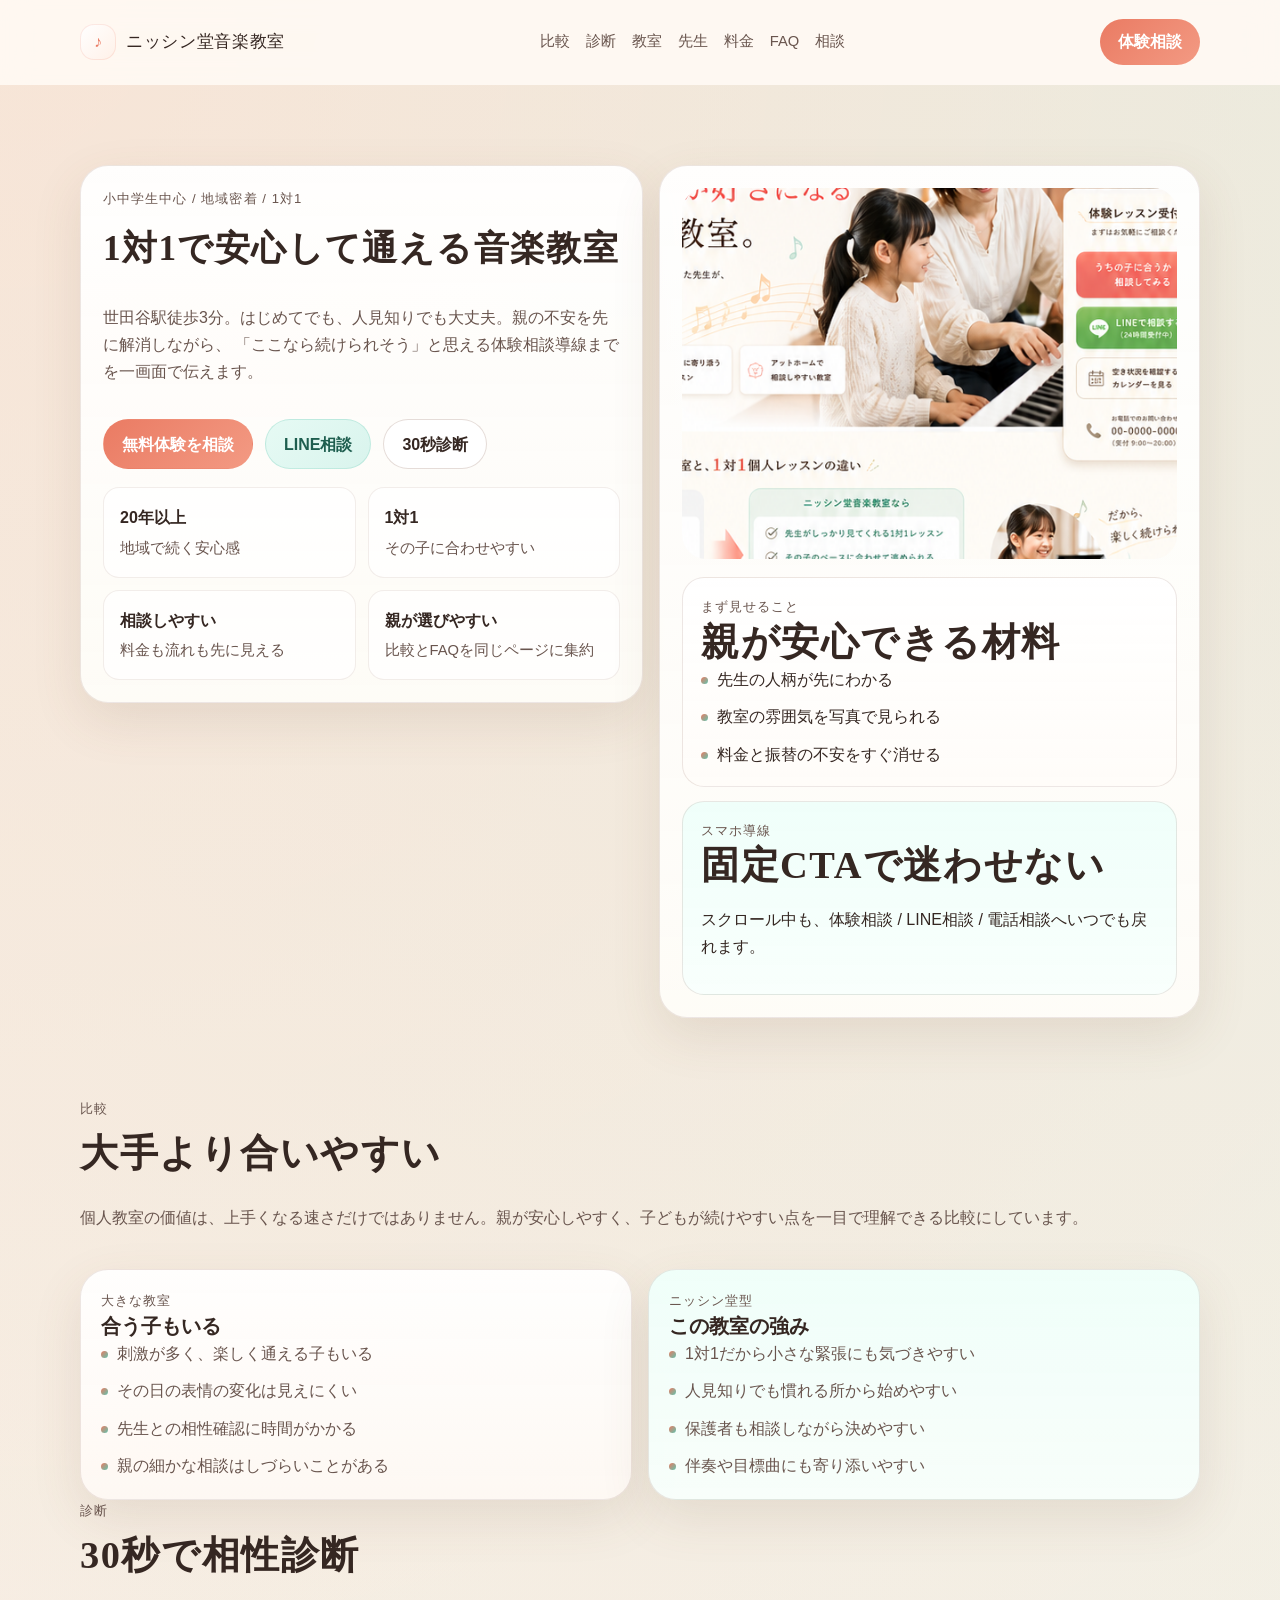
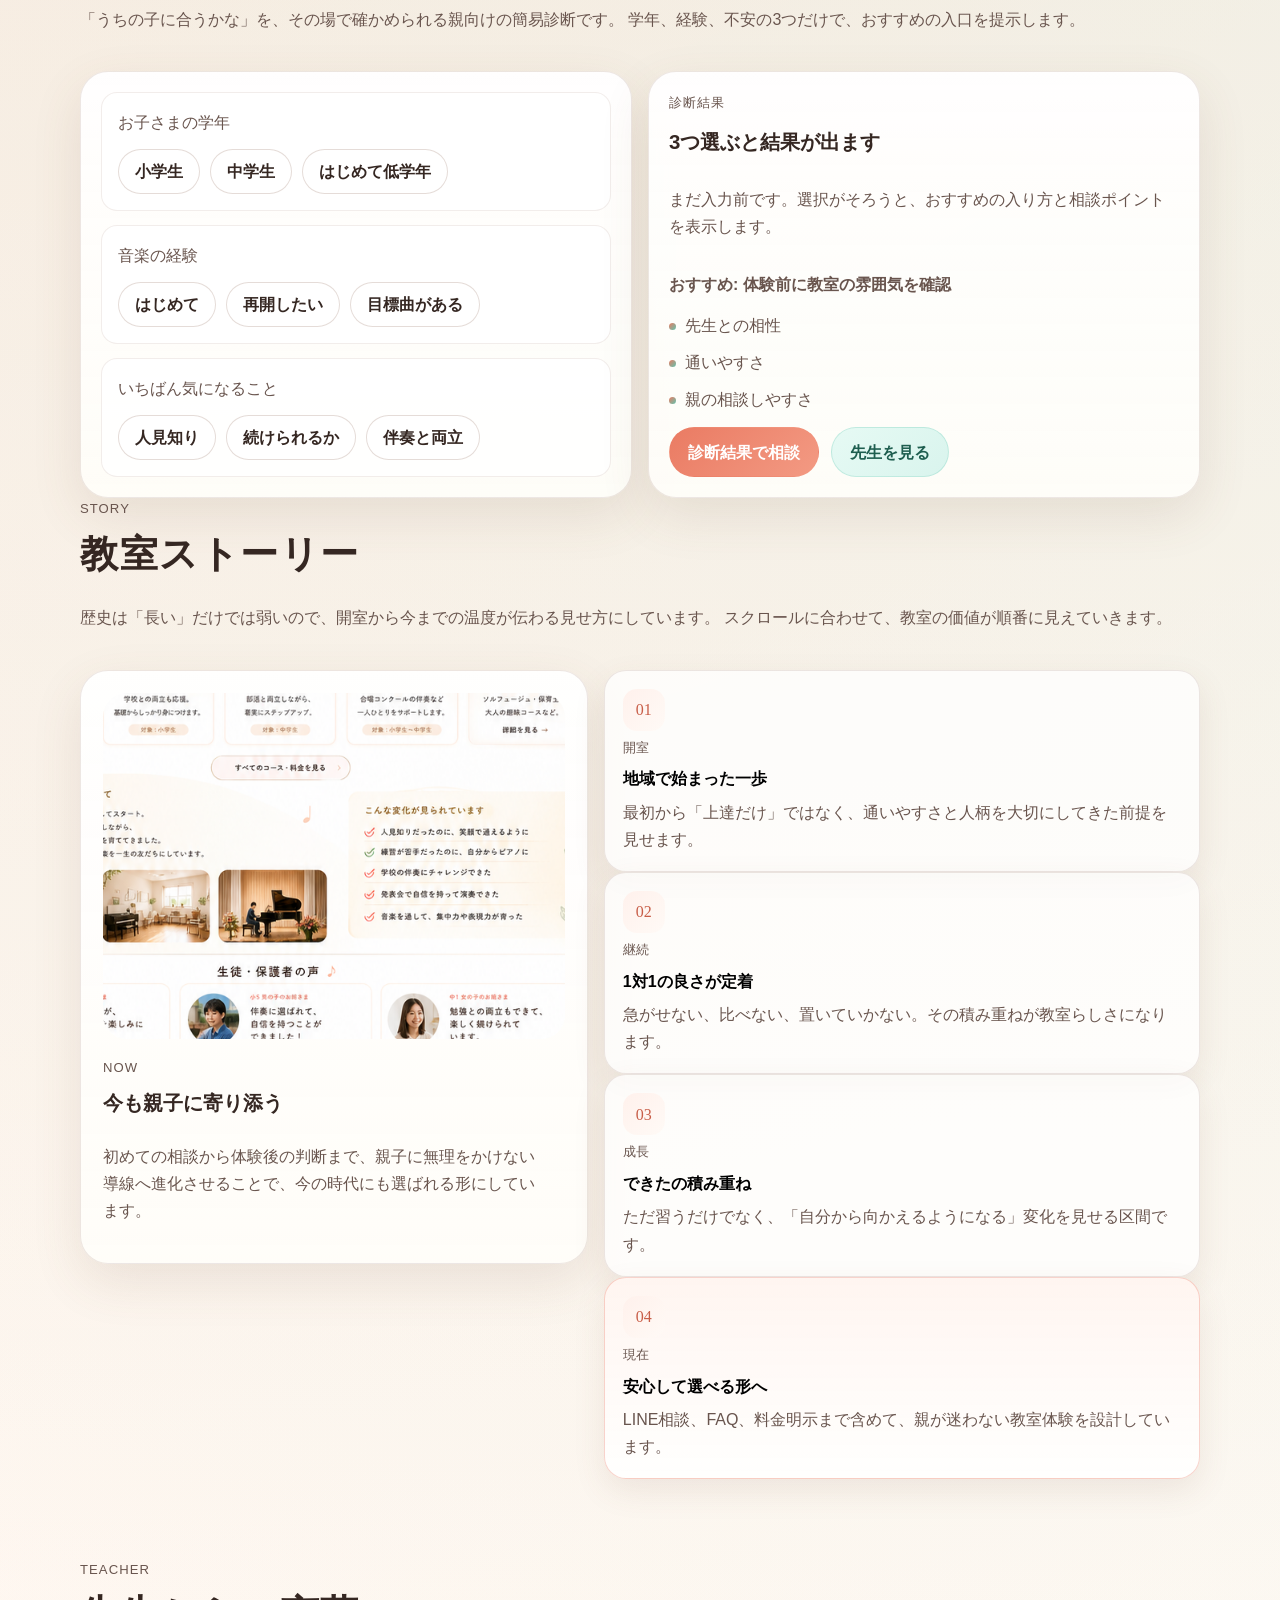
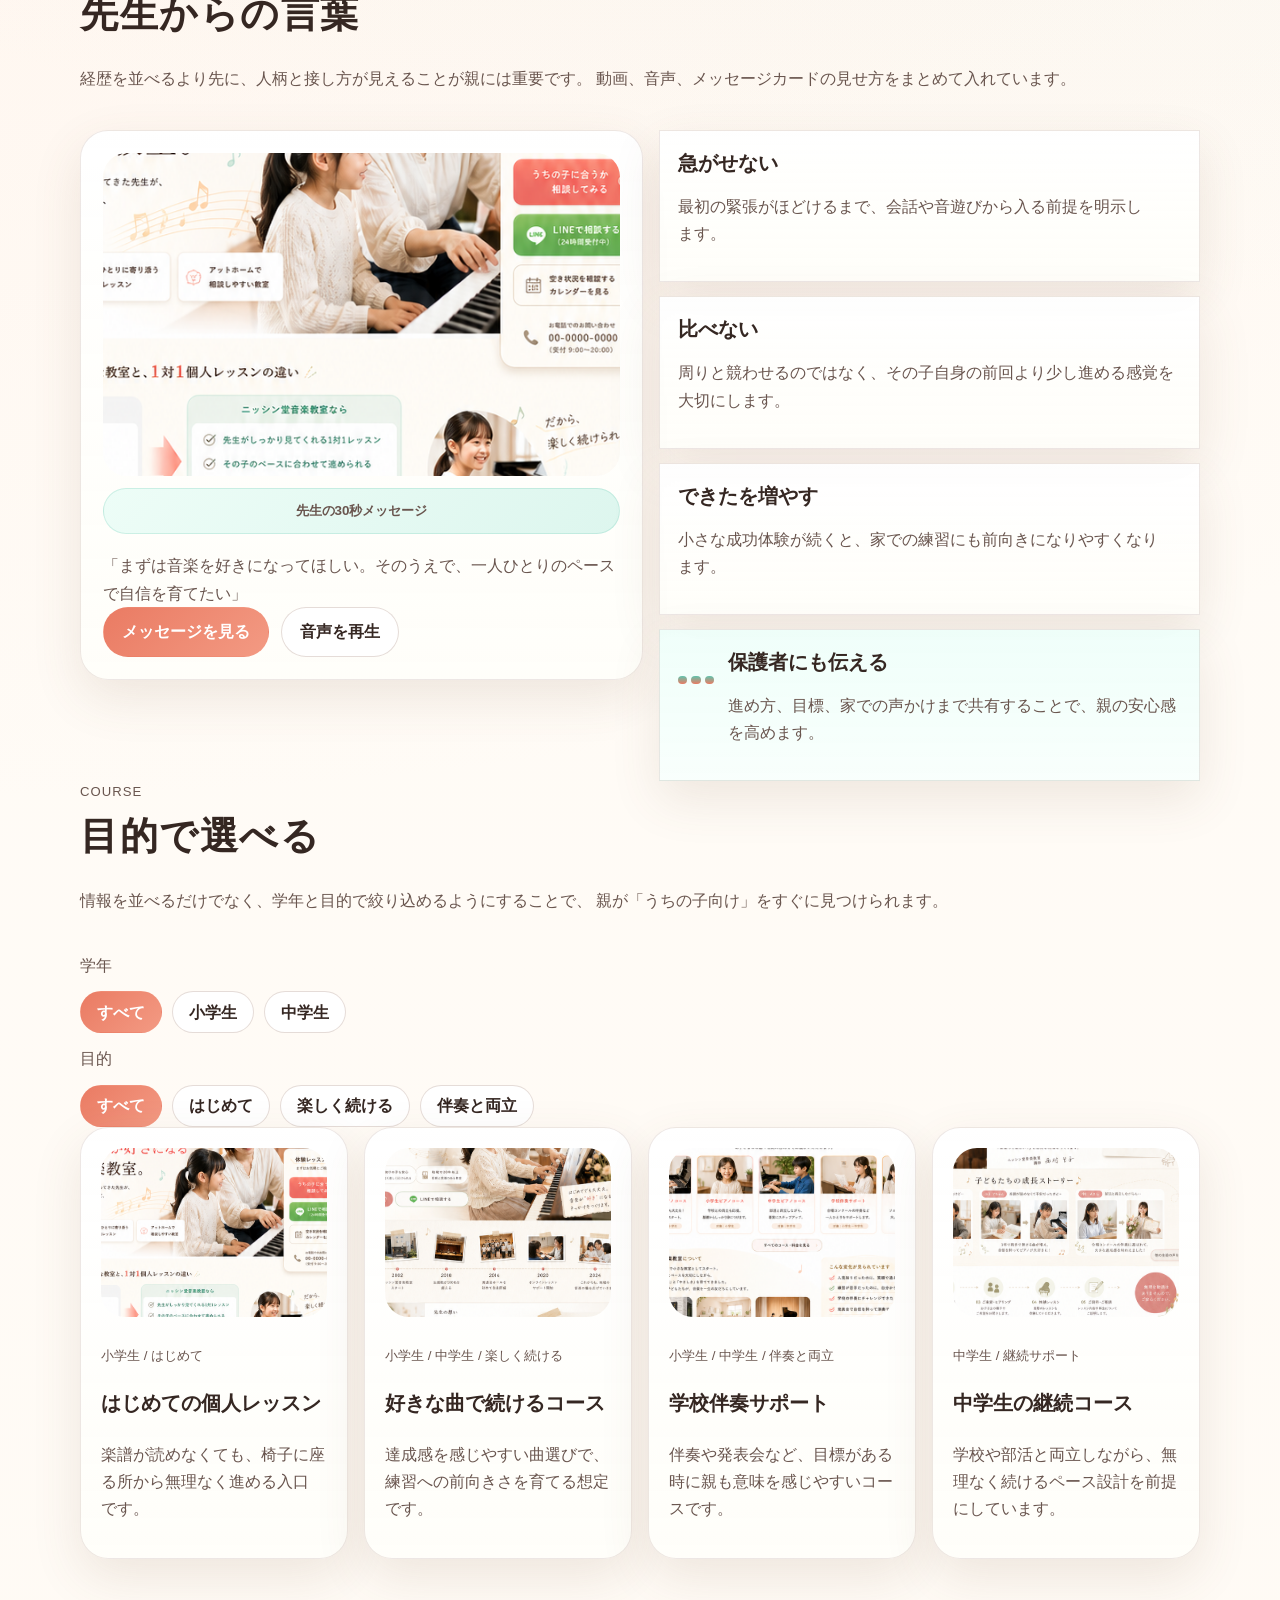
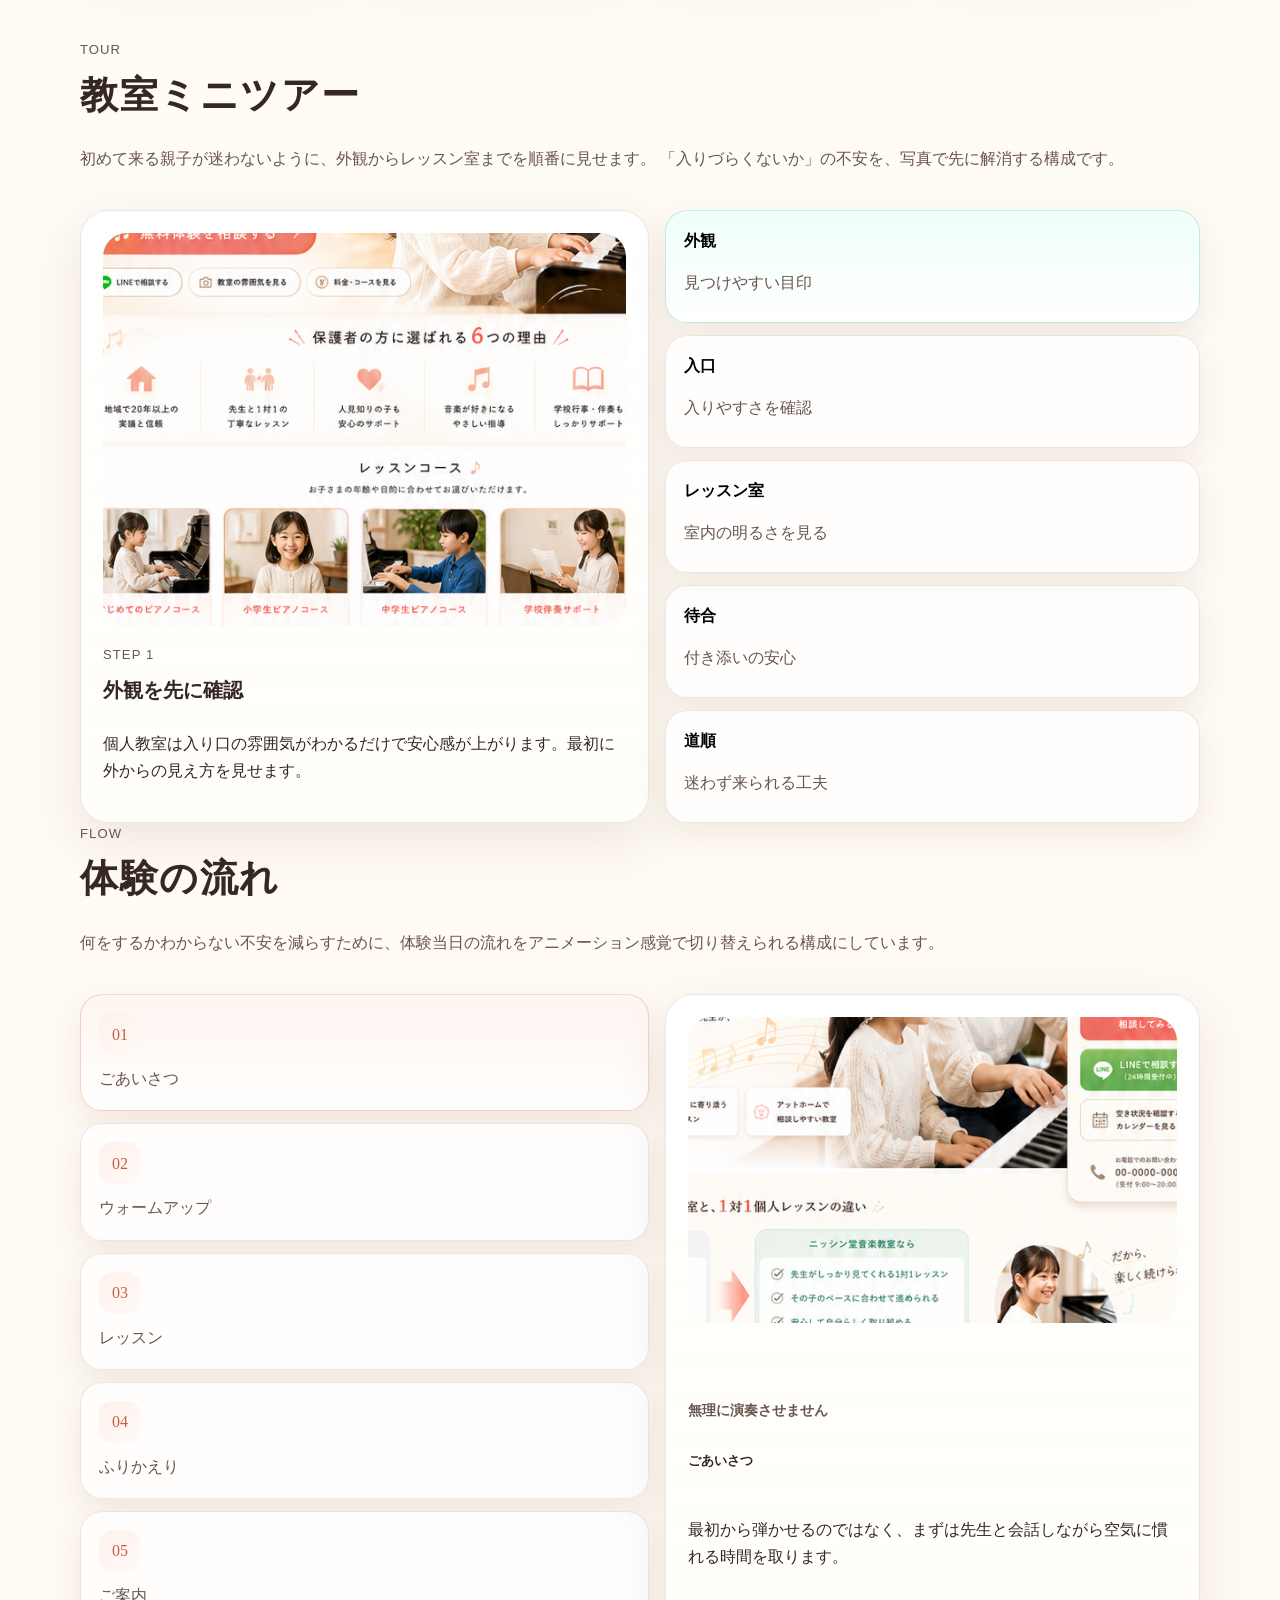
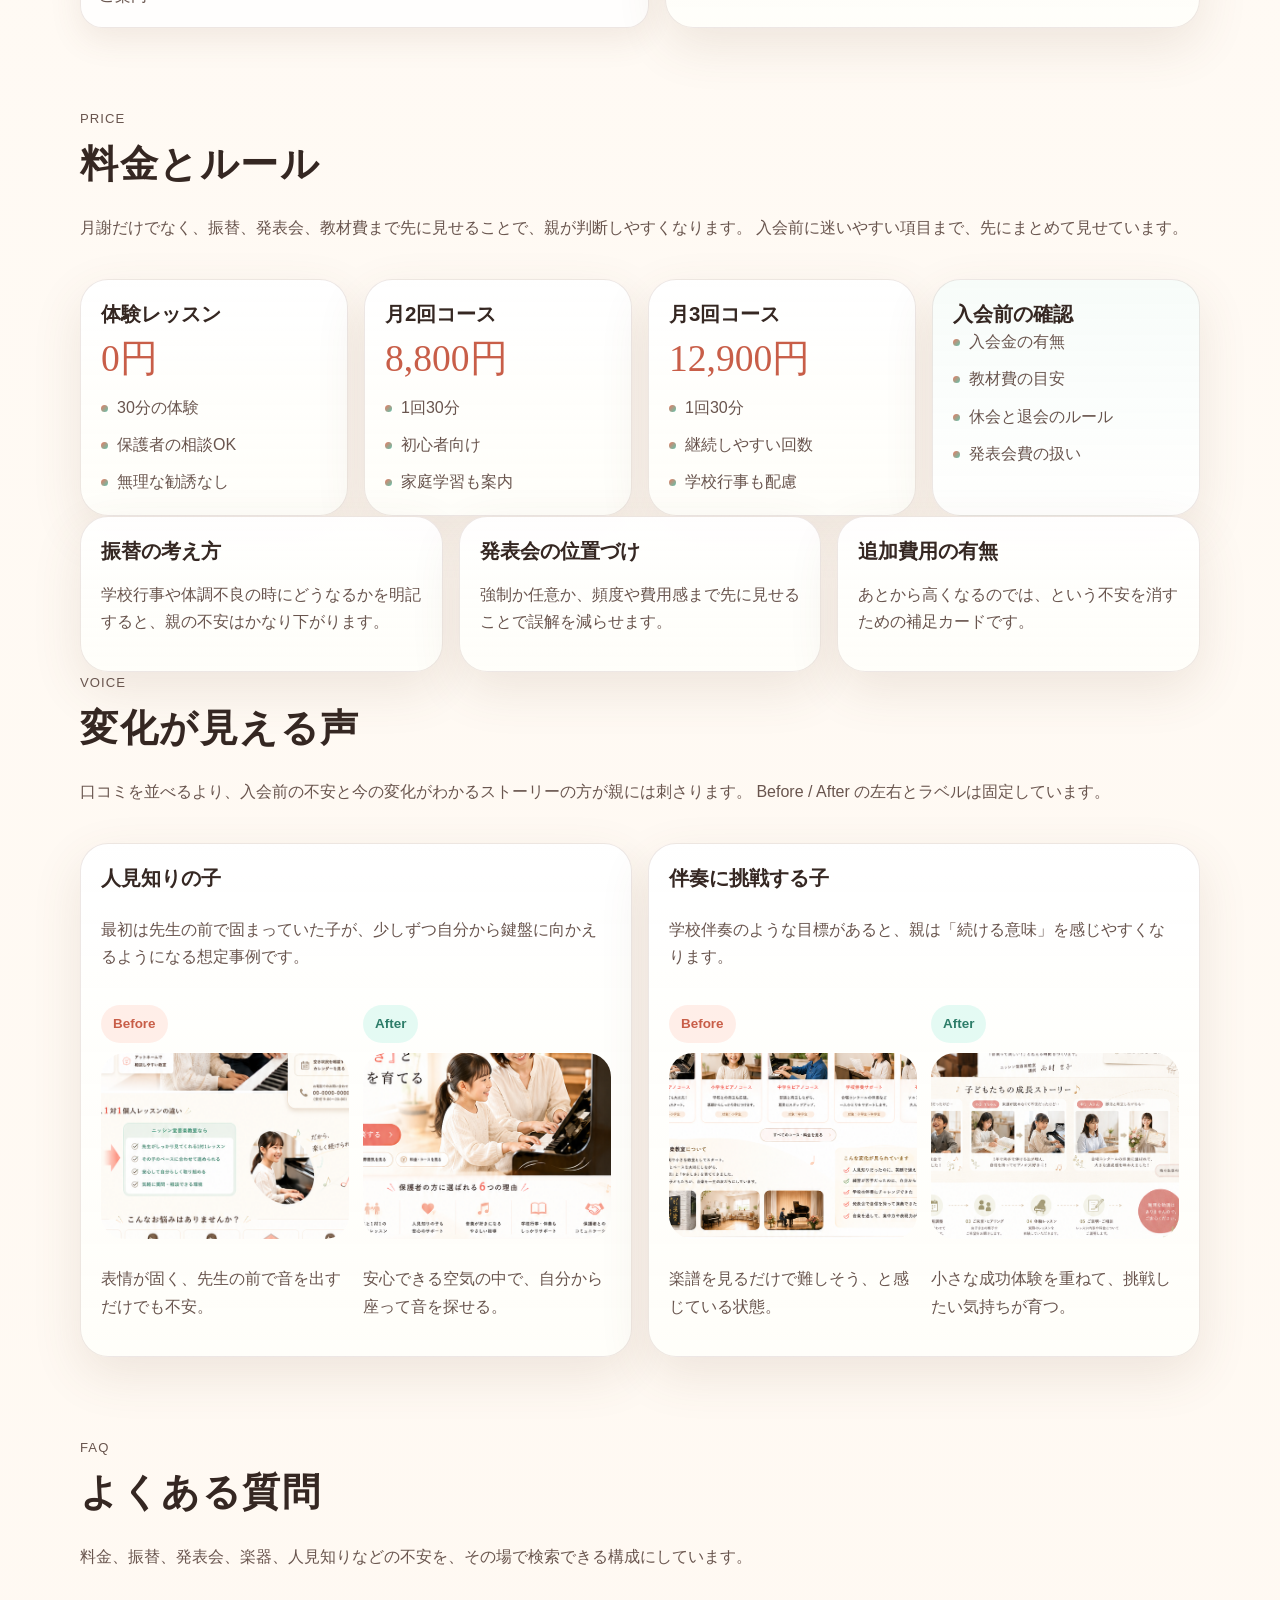
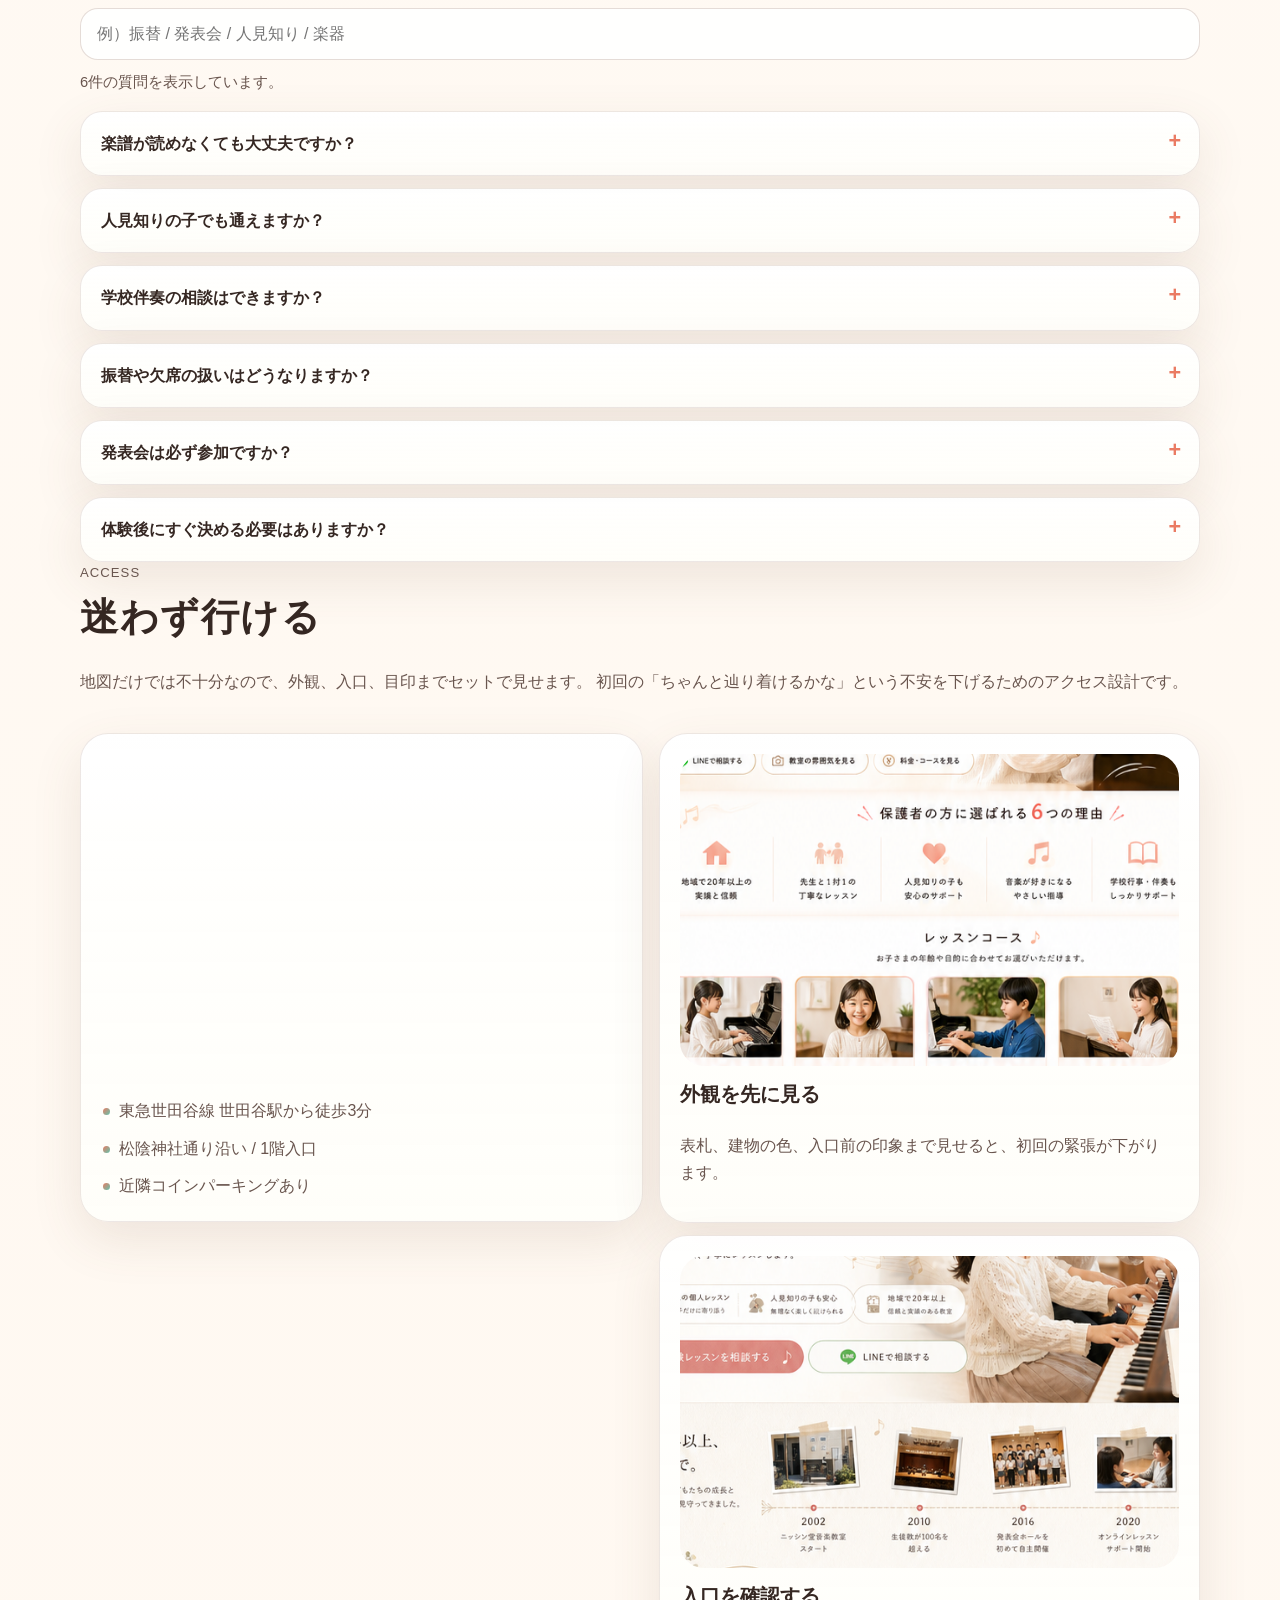
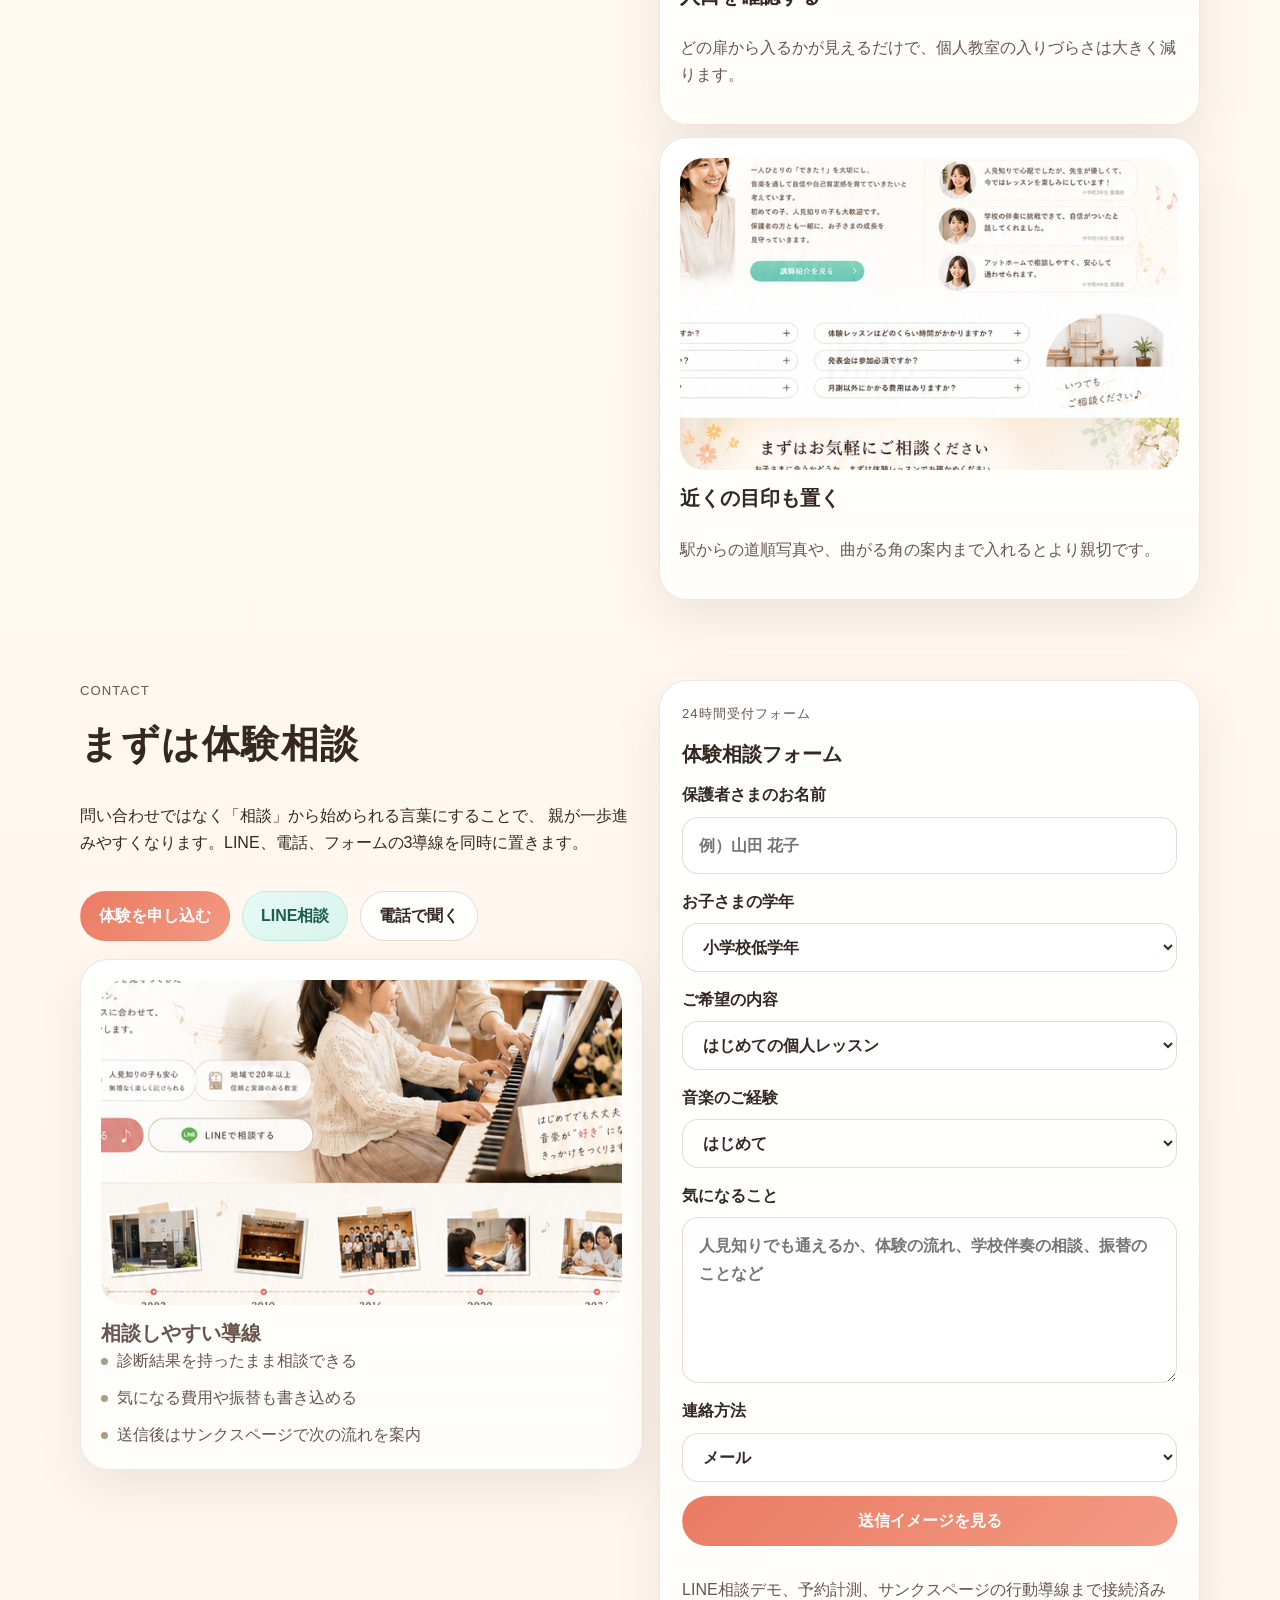
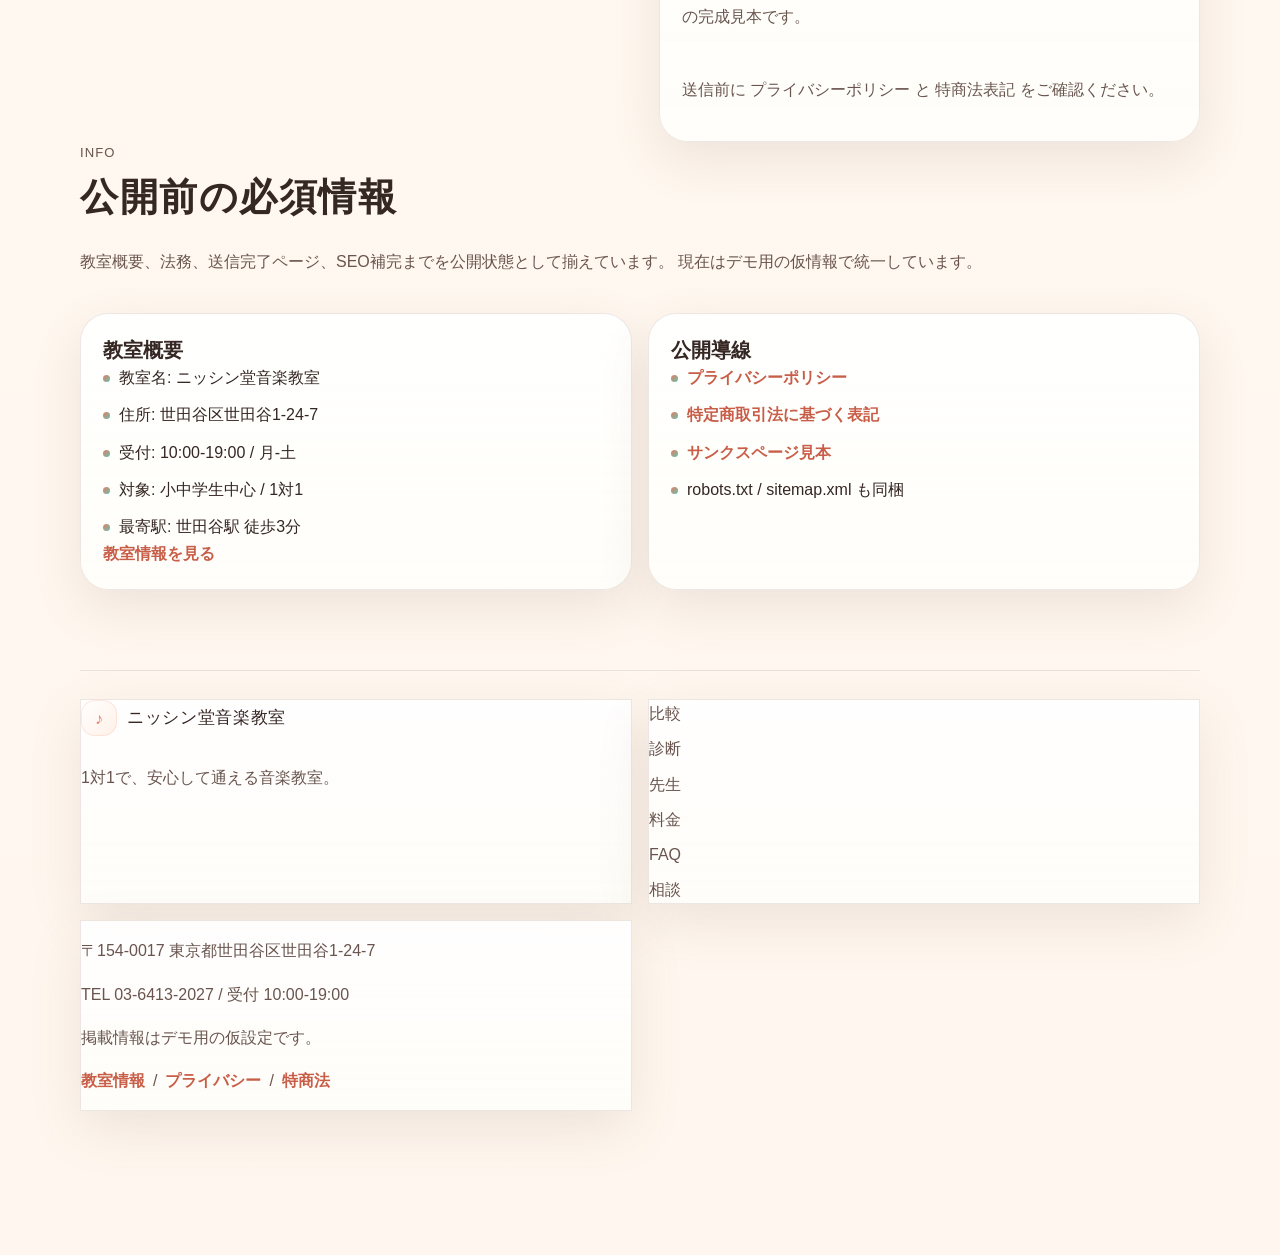
<file: ニッシン堂HP一式/index.html>
<!DOCTYPE html>
<html lang="ja">
  <head>
    <meta charset="UTF-8" />
    <meta name="viewport" content="width=device-width, initial-scale=1.0" />
    <title>ニッシン堂音楽教室 | 世田谷で1対1のやさしい音楽レッスン</title>
    <meta
      name="description"
      content="世田谷駅徒歩3分。ニッシン堂音楽教室は、小中学生を中心に、親子で安心して通える1対1の音楽レッスンを行っています。"
    />
    <meta name="robots" content="index,follow" />
    <link rel="canonical" href="https://nisshindo-music-demo.example/" />
    <meta property="og:type" content="website" />
    <meta property="og:url" content="https://nisshindo-music-demo.example/" />
    <meta property="og:title" content="ニッシン堂音楽教室 | 世田谷で1対1のやさしい音楽レッスン" />
    <meta
      property="og:description"
      content="世田谷駅徒歩3分。親が安心し、子どもが続けやすい。体験相談まで迷わせない地域密着型の音楽教室サイト。"
    />
    <meta
      property="og:image"
      content="https://nisshindo-music-demo.example/assets/ig_047df70298ef8a980169f9e839850481919852d1a185cff397.png"
    />
    <meta property="og:image:alt" content="先生と子どもが並んでレッスンするニッシン堂音楽教室のイメージ" />
    <meta name="twitter:card" content="summary_large_image" />
    <meta name="theme-color" content="#fff9f1" />
    <link
      rel="icon"
      href="data:image/svg+xml,%3Csvg xmlns='http://www.w3.org/2000/svg' viewBox='0 0 64 64'%3E%3Crect width='64' height='64' rx='16' fill='%23fff5ee'/%3E%3Ctext x='50%25' y='54%25' dominant-baseline='middle' text-anchor='middle' font-size='34' fill='%23ea7b63'%3E%E2%99%AA%3C/text%3E%3C/svg%3E"
    />
    <link rel="stylesheet" href="styles.css" />
    <script defer src="app.js"></script>
  </head>
  <body>
    <a class="skip-link" href="#main">本文へ移動</a>

    <header class="site-header" id="top">
      <div class="shell site-header__inner">
        <a class="brand" href="#top" aria-label="ニッシン堂音楽教室">
          <span class="brand__mark">♪</span>
          <span class="brand__text">ニッシン堂音楽教室</span>
        </a>

        <nav class="site-nav" aria-label="ページ内ナビゲーション">
          <a href="#compare">比較</a>
          <a href="#diagnosis">診断</a>
          <a href="#story">教室</a>
          <a href="#teacher">先生</a>
          <a href="#pricing">料金</a>
          <a href="#faq">FAQ</a>
          <a href="#contact">相談</a>
        </nav>

        <a class="header-cta" href="#contact" data-track="header_trial">体験相談</a>

        <button class="menu-toggle" type="button" aria-expanded="false" aria-controls="mobile-menu">
          <span></span>
          <span></span>
          <span></span>
          <span class="sr-only">メニューを開く</span>
        </button>
      </div>

      <nav class="mobile-menu" id="mobile-menu" aria-label="モバイルメニュー">
        <a href="#compare">比較</a>
        <a href="#diagnosis">診断</a>
        <a href="#story">教室ストーリー</a>
        <a href="#teacher">先生紹介</a>
        <a href="#courses">コース</a>
        <a href="#tour">教室ツアー</a>
        <a href="#pricing">料金</a>
        <a href="#faq">FAQ</a>
        <a href="#access">アクセス</a>
        <a href="#contact">体験相談</a>
      </nav>
    </header>

    <main id="main">
      <section class="hero section-anchor" data-cta-label="体験相談" data-cta-target="#contact">
        <div class="shell hero__grid">
          <div class="hero__copy reveal">
            <p class="eyebrow">小中学生中心 / 地域密着 / 1対1</p>
            <h1 class="fit-heading" data-lines="1" data-min="20">1対1で安心して通える音楽教室</h1>
            <p class="hero__lead">
              世田谷駅徒歩3分。はじめてでも、人見知りでも大丈夫。親の不安を先に解消しながら、
              「ここなら続けられそう」と思える体験相談導線までを一画面で伝えます。
            </p>

            <div class="hero__actions">
              <a class="button button--primary" href="#contact" data-track="hero_trial">無料体験を相談</a>
              <button
                class="button button--line"
                type="button"
                data-open-line-dialog
                data-line-prefill="体験前にLINEで相談したいです。"
                data-track="hero_line"
              >
                LINE相談
              </button>
              <a class="button button--soft" href="#diagnosis" data-track="hero_diagnosis">30秒診断</a>
            </div>

            <ul class="hero__facts">
              <li>
                <strong>20年以上</strong>
                <span>地域で続く安心感</span>
              </li>
              <li>
                <strong>1対1</strong>
                <span>その子に合わせやすい</span>
              </li>
              <li>
                <strong>相談しやすい</strong>
                <span>料金も流れも先に見える</span>
              </li>
              <li>
                <strong>親が選びやすい</strong>
                <span>比較とFAQを同じページに集約</span>
              </li>
            </ul>
          </div>

          <div class="hero__media reveal">
            <div class="photo photo--hero" role="img" aria-label="先生と子どもがピアノに向かうイメージ"></div>
            <div class="hero__support">
              <article class="hero__support-card">
                <p class="hero__support-kicker">まず見せること</p>
                <h2 class="fit-heading" data-lines="1" data-min="18">親が安心できる材料</h2>
                <ul class="check-list">
                  <li>先生の人柄が先にわかる</li>
                  <li>教室の雰囲気を写真で見られる</li>
                  <li>料金と振替の不安をすぐ消せる</li>
                </ul>
              </article>
              <article class="hero__support-card hero__support-card--mint">
                <p class="hero__support-kicker">スマホ導線</p>
                <h2 class="fit-heading" data-lines="1" data-min="18">固定CTAで迷わせない</h2>
                <p>スクロール中も、体験相談 / LINE相談 / 電話相談へいつでも戻れます。</p>
              </article>
            </div>
          </div>
        </div>
      </section>

      <section class="band section-anchor" id="compare" data-cta-label="比較を見る" data-cta-target="#compare">
        <div class="shell">
          <div class="section-head reveal">
            <p class="section-kicker">比較</p>
            <h2 class="fit-heading" data-lines="1" data-min="19">大手より合いやすい</h2>
            <p>個人教室の価値は、上手くなる速さだけではありません。親が安心しやすく、子どもが続けやすい点を一目で理解できる比較にしています。</p>
          </div>

          <div class="compare-grid">
            <article class="compare-card compare-card--muted reveal">
              <p class="compare-card__label">大きな教室</p>
              <h3 class="fit-heading" data-lines="1" data-min="17">合う子もいる</h3>
              <ul class="compare-list">
                <li>刺激が多く、楽しく通える子もいる</li>
                <li>その日の表情の変化は見えにくい</li>
                <li>先生との相性確認に時間がかかる</li>
                <li>親の細かな相談はしづらいことがある</li>
              </ul>
            </article>

            <article class="compare-card compare-card--accent reveal">
              <p class="compare-card__label">ニッシン堂型</p>
              <h3 class="fit-heading" data-lines="1" data-min="17">この教室の強み</h3>
              <ul class="compare-list">
                <li>1対1だから小さな緊張にも気づきやすい</li>
                <li>人見知りでも慣れる所から始めやすい</li>
                <li>保護者も相談しながら決めやすい</li>
                <li>伴奏や目標曲にも寄り添いやすい</li>
              </ul>
            </article>
          </div>
        </div>
      </section>

      <section class="section-anchor" id="diagnosis" data-cta-label="診断から相談" data-cta-target="#contact">
        <div class="shell">
          <div class="section-head reveal">
            <p class="section-kicker">診断</p>
            <h2 class="fit-heading" data-lines="1" data-min="18">30秒で相性診断</h2>
            <p>
              「うちの子に合うかな」を、その場で確かめられる親向けの簡易診断です。
              学年、経験、不安の3つだけで、おすすめの入口を提示します。
            </p>
          </div>

          <div class="diagnosis-layout">
            <div class="diagnosis-form reveal" aria-label="相性診断">
              <article class="diagnosis-question">
                <p class="diagnosis-question__title">お子さまの学年</p>
                <div class="chip-row" role="group" aria-label="学年を選ぶ">
                  <button class="chip-button" type="button" data-diagnosis-group="grade" data-diagnosis-value="elementary">
                    小学生
                  </button>
                  <button class="chip-button" type="button" data-diagnosis-group="grade" data-diagnosis-value="middle">
                    中学生
                  </button>
                  <button class="chip-button" type="button" data-diagnosis-group="grade" data-diagnosis-value="early">
                    はじめて低学年
                  </button>
                </div>
              </article>

              <article class="diagnosis-question">
                <p class="diagnosis-question__title">音楽の経験</p>
                <div class="chip-row" role="group" aria-label="経験を選ぶ">
                  <button class="chip-button" type="button" data-diagnosis-group="experience" data-diagnosis-value="beginner">
                    はじめて
                  </button>
                  <button class="chip-button" type="button" data-diagnosis-group="experience" data-diagnosis-value="returning">
                    再開したい
                  </button>
                  <button class="chip-button" type="button" data-diagnosis-group="experience" data-diagnosis-value="goal">
                    目標曲がある
                  </button>
                </div>
              </article>

              <article class="diagnosis-question">
                <p class="diagnosis-question__title">いちばん気になること</p>
                <div class="chip-row" role="group" aria-label="不安を選ぶ">
                  <button class="chip-button" type="button" data-diagnosis-group="concern" data-diagnosis-value="shy">
                    人見知り
                  </button>
                  <button class="chip-button" type="button" data-diagnosis-group="concern" data-diagnosis-value="continue">
                    続けられるか
                  </button>
                  <button class="chip-button" type="button" data-diagnosis-group="concern" data-diagnosis-value="school">
                    伴奏と両立
                  </button>
                </div>
              </article>
            </div>

            <article class="diagnosis-result reveal" aria-live="polite">
              <p class="diagnosis-result__label">診断結果</p>
              <h3 class="fit-heading" data-lines="1" data-min="18" id="diagnosis-title">3つ選ぶと結果が出ます</h3>
              <p class="diagnosis-result__lead" id="diagnosis-text">
                まだ入力前です。選択がそろうと、おすすめの入り方と相談ポイントを表示します。
              </p>
              <p class="diagnosis-result__meta" id="diagnosis-meta">おすすめ: 体験前に教室の雰囲気を確認</p>
              <ul class="diagnosis-points" id="diagnosis-points">
                <li>先生との相性</li>
                <li>通いやすさ</li>
                <li>親の相談しやすさ</li>
              </ul>
              <div class="diagnosis-result__actions">
                <a class="button button--primary" href="#contact" data-track="diagnosis_trial">診断結果で相談</a>
                <a class="button button--line" href="#teacher" data-track="diagnosis_teacher">先生を見る</a>
              </div>
            </article>
          </div>
        </div>
      </section>

      <section class="section-anchor" id="story" data-cta-label="教室ストーリー" data-cta-target="#story">
        <div class="shell">
          <div class="section-head reveal">
            <p class="section-kicker">Story</p>
            <h2 class="fit-heading" data-lines="1" data-min="19">教室ストーリー</h2>
            <p>
              歴史は「長い」だけでは弱いので、開室から今までの温度が伝わる見せ方にしています。
              スクロールに合わせて、教室の価値が順番に見えていきます。
            </p>
          </div>

          <div class="story-layout">
            <article class="story-preview reveal">
              <div class="photo photo--story-a" id="story-photo" role="img" aria-label="教室の歩みを伝えるイメージ"></div>
              <div class="story-preview__body">
                <p class="story-preview__year" id="story-year">1990s</p>
                <h3 class="fit-heading" data-lines="1" data-min="18" id="story-headline">この街で始まった教室</h3>
                <p id="story-text">
                  小さな個人教室として始まり、顔の見える距離で子どもたちを見守ってきたこと自体が信頼の土台です。
                </p>
              </div>
            </article>

            <div class="story-track">
              <button
                class="story-card reveal is-active"
                type="button"
                data-story-card
                data-story-year="1990s"
                data-story-headline="この街で始まった教室"
                data-story-text="小さな個人教室として始まり、顔の見える距離で子どもたちを見守ってきたこと自体が信頼の土台です。"
                data-story-photo="photo--story-a"
                aria-pressed="true"
              >
                <span class="story-card__step">01</span>
                <span class="story-card__year">開室</span>
                <span class="story-card__title">地域で始まった一歩</span>
                <span class="story-card__text">最初から「上達だけ」ではなく、通いやすさと人柄を大切にしてきた前提を見せます。</span>
              </button>

              <button
                class="story-card reveal"
                type="button"
                data-story-card
                data-story-year="2000s"
                data-story-headline="1対1の形が深まった"
                data-story-text="一人ひとりの性格に合わせるために、1対1の丁寧さを教室の核として磨き続けてきた想定です。"
                data-story-photo="photo--story-b"
                aria-pressed="false"
              >
                <span class="story-card__step">02</span>
                <span class="story-card__year">継続</span>
                <span class="story-card__title">1対1の良さが定着</span>
                <span class="story-card__text">急がせない、比べない、置いていかない。その積み重ねが教室らしさになります。</span>
              </button>

              <button
                class="story-card reveal"
                type="button"
                data-story-card
                data-story-year="2010s"
                data-story-headline="できたが増える教室へ"
                data-story-text="発表会や伴奏などの小さな成功体験が積み上がることで、子どもの自信も保護者の安心も育っていきます。"
                data-story-photo="photo--story-c"
                aria-pressed="false"
              >
                <span class="story-card__step">03</span>
                <span class="story-card__year">成長</span>
                <span class="story-card__title">できたの積み重ね</span>
                <span class="story-card__text">ただ習うだけでなく、「自分から向かえるようになる」変化を見せる区間です。</span>
              </button>

              <button
                class="story-card reveal"
                type="button"
                data-story-card
                data-story-year="Now"
                data-story-headline="今も親子に寄り添う"
                data-story-text="初めての相談から体験後の判断まで、親子に無理をかけない導線へ進化させることで、今の時代にも選ばれる形にしています。"
                data-story-photo="photo--story-d"
                aria-pressed="false"
              >
                <span class="story-card__step">04</span>
                <span class="story-card__year">現在</span>
                <span class="story-card__title">安心して選べる形へ</span>
                <span class="story-card__text">LINE相談、FAQ、料金明示まで含めて、親が迷わない教室体験を設計しています。</span>
              </button>
            </div>
          </div>
        </div>
      </section>

      <section class="band section-anchor" id="teacher" data-cta-label="先生に相談" data-cta-target="#contact">
        <div class="shell">
          <div class="section-head reveal">
            <p class="section-kicker">Teacher</p>
            <h2 class="fit-heading" data-lines="1" data-min="19">先生からの言葉</h2>
            <p>
              経歴を並べるより先に、人柄と接し方が見えることが親には重要です。
              動画、音声、メッセージカードの見せ方をまとめて入れています。
            </p>
          </div>

          <div class="teacher-layout">
            <article class="teacher-hero reveal">
              <div class="teacher-hero__media">
                <div class="photo photo--teacher" role="img" aria-label="先生が子どもに寄り添うイメージ"></div>
                <button class="teacher-play" type="button" data-open-teacher-dialog data-track="teacher_modal">
                  先生の30秒メッセージ
                </button>
              </div>

              <div class="teacher-hero__body">
                <p class="teacher-hero__lead">
                  「まずは音楽を好きになってほしい。そのうえで、一人ひとりのペースで自信を育てたい」
                </p>
                <div class="teacher-actions">
                  <button class="button button--primary" type="button" data-open-teacher-dialog data-track="teacher_open">
                    メッセージを見る
                  </button>
                  <button class="button button--soft" type="button" data-teacher-voice data-track="teacher_voice">
                    音声で聞く
                  </button>
                </div>
              </div>
            </article>

            <div class="teacher-stack reveal">
              <article class="teacher-card">
                <h3 class="fit-heading" data-lines="1" data-min="17">急がせない</h3>
                <p>最初の緊張がほどけるまで、会話や音遊びから入る前提を明示します。</p>
              </article>
              <article class="teacher-card">
                <h3 class="fit-heading" data-lines="1" data-min="17">比べない</h3>
                <p>周りと競わせるのではなく、その子自身の前回より少し進める感覚を大切にします。</p>
              </article>
              <article class="teacher-card">
                <h3 class="fit-heading" data-lines="1" data-min="17">できたを増やす</h3>
                <p>小さな成功体験が続くと、家での練習にも前向きになりやすくなります。</p>
              </article>
              <article class="teacher-card teacher-card--voice">
                <div class="teacher-eq" aria-hidden="true">
                  <span></span>
                  <span></span>
                  <span></span>
                </div>
                <div>
                  <h3 class="fit-heading" data-lines="1" data-min="17">保護者にも伝える</h3>
                  <p>進め方、目標、家での声かけまで共有することで、親の安心感を高めます。</p>
                </div>
              </article>
            </div>
          </div>
        </div>
      </section>

      <section class="section-anchor" id="courses" data-cta-label="コースを見る" data-cta-target="#courses">
        <div class="shell">
          <div class="section-head reveal">
            <p class="section-kicker">Course</p>
            <h2 class="fit-heading" data-lines="1" data-min="19">目的で選べる</h2>
            <p>
              情報を並べるだけでなく、学年と目的で絞り込めるようにすることで、
              親が「うちの子向け」をすぐに見つけられます。
            </p>
          </div>

          <div class="course-filter reveal">
            <div class="filter-group" role="group" aria-label="学年で絞り込む">
              <p class="filter-group__label">学年</p>
              <div class="chip-row">
                <button class="chip-button is-active" type="button" data-filter-group="grade" data-filter-value="all" aria-pressed="true">
                  すべて
                </button>
                <button class="chip-button" type="button" data-filter-group="grade" data-filter-value="elementary" aria-pressed="false">
                  小学生
                </button>
                <button class="chip-button" type="button" data-filter-group="grade" data-filter-value="middle" aria-pressed="false">
                  中学生
                </button>
              </div>
            </div>

            <div class="filter-group" role="group" aria-label="目的で絞り込む">
              <p class="filter-group__label">目的</p>
              <div class="chip-row">
                <button class="chip-button is-active" type="button" data-filter-group="purpose" data-filter-value="all" aria-pressed="true">
                  すべて
                </button>
                <button class="chip-button" type="button" data-filter-group="purpose" data-filter-value="intro" aria-pressed="false">
                  はじめて
                </button>
                <button class="chip-button" type="button" data-filter-group="purpose" data-filter-value="fun" aria-pressed="false">
                  楽しく続ける
                </button>
                <button class="chip-button" type="button" data-filter-group="purpose" data-filter-value="school" aria-pressed="false">
                  伴奏と両立
                </button>
              </div>
            </div>
          </div>

          <div class="course-grid">
            <article class="course-card reveal" data-course-card data-grades="elementary" data-purposes="intro fun">
              <div class="photo photo--course-a" role="img" aria-label="初めてのレッスンのイメージ"></div>
              <div class="course-card__body">
                <p class="course-card__tags">小学生 / はじめて</p>
                <h3 class="fit-heading" data-lines="1" data-min="17">はじめての個人レッスン</h3>
                <p>楽譜が読めなくても、椅子に座る所から無理なく進める入口です。</p>
              </div>
            </article>

            <article class="course-card reveal" data-course-card data-grades="elementary middle" data-purposes="fun">
              <div class="photo photo--course-b" role="img" aria-label="楽しく続けるレッスンのイメージ"></div>
              <div class="course-card__body">
                <p class="course-card__tags">小学生 / 中学生 / 楽しく続ける</p>
                <h3 class="fit-heading" data-lines="1" data-min="17">好きな曲で続けるコース</h3>
                <p>達成感を感じやすい曲選びで、練習への前向きさを育てる想定です。</p>
              </div>
            </article>

            <article class="course-card reveal" data-course-card data-grades="elementary middle" data-purposes="school goal">
              <div class="photo photo--course-c" role="img" aria-label="伴奏に挑戦するレッスンのイメージ"></div>
              <div class="course-card__body">
                <p class="course-card__tags">小学生 / 中学生 / 伴奏と両立</p>
                <h3 class="fit-heading" data-lines="1" data-min="17">学校伴奏サポート</h3>
                <p>伴奏や発表会など、目標がある時に親も意味を感じやすいコースです。</p>
              </div>
            </article>

            <article class="course-card reveal" data-course-card data-grades="middle" data-purposes="goal fun">
              <div class="photo photo--course-d" role="img" aria-label="中学生の個人レッスンのイメージ"></div>
              <div class="course-card__body">
                <p class="course-card__tags">中学生 / 継続サポート</p>
                <h3 class="fit-heading" data-lines="1" data-min="17">中学生の継続コース</h3>
                <p>学校や部活と両立しながら、無理なく続けるペース設計を前提にしています。</p>
              </div>
            </article>
          </div>

          <p class="course-empty" id="course-empty" hidden>該当するコースはありません。条件をひとつ戻してご覧ください。</p>
        </div>
      </section>

      <section class="band section-anchor" id="tour" data-cta-label="教室ツアー" data-cta-target="#tour">
        <div class="shell">
          <div class="section-head reveal">
            <p class="section-kicker">Tour</p>
            <h2 class="fit-heading" data-lines="1" data-min="19">教室ミニツアー</h2>
            <p>
              初めて来る親子が迷わないように、外観からレッスン室までを順番に見せます。
              「入りづらくないか」の不安を、写真で先に解消する構成です。
            </p>
          </div>

          <div class="tour-layout">
            <article class="tour-preview reveal">
              <div class="photo photo--tour-a" id="tour-photo" role="img" aria-label="教室外観のイメージ"></div>
              <div class="tour-preview__body">
                <p class="tour-preview__kicker" id="tour-kicker">Step 1</p>
                <h3 class="fit-heading" data-lines="1" data-min="18" id="tour-title">外観を先に確認</h3>
                <p id="tour-text">
                  個人教室は入り口の雰囲気がわかるだけで安心感が上がります。最初に外からの見え方を見せます。
                </p>
              </div>
            </article>

            <div class="tour-thumbs reveal">
              <button
                class="tour-thumb is-active"
                type="button"
                data-tour-item
                data-tour-kicker="Step 1"
                data-tour-title="外観を先に確認"
                data-tour-text="個人教室は入り口の雰囲気がわかるだけで安心感が上がります。最初に外からの見え方を見せます。"
                data-tour-photo="photo--tour-a"
                aria-pressed="true"
              >
                <span class="tour-thumb__title">外観</span>
                <span class="tour-thumb__text">見つけやすい目印</span>
              </button>
              <button
                class="tour-thumb"
                type="button"
                data-tour-item
                data-tour-kicker="Step 2"
                data-tour-title="入口の雰囲気を見る"
                data-tour-text="扉の前で緊張しないように、どんな気持ちで入れるかまで想像できる写真を置きます。"
                data-tour-photo="photo--tour-b"
                aria-pressed="false"
              >
                <span class="tour-thumb__title">入口</span>
                <span class="tour-thumb__text">入りやすさを確認</span>
              </button>
              <button
                class="tour-thumb"
                type="button"
                data-tour-item
                data-tour-kicker="Step 3"
                data-tour-title="レッスン室を案内"
                data-tour-text="座る位置、先生との距離感、楽器の見え方まで先にわかると体験予約へ進みやすくなります。"
                data-tour-photo="photo--tour-c"
                aria-pressed="false"
              >
                <span class="tour-thumb__title">レッスン室</span>
                <span class="tour-thumb__text">室内の明るさを見る</span>
              </button>
              <button
                class="tour-thumb"
                type="button"
                data-tour-item
                data-tour-kicker="Step 4"
                data-tour-title="待てる場所も見せる"
                data-tour-text="保護者が少し待てるか、荷物を置けるかなど、細かな安心も体験前に見せておきます。"
                data-tour-photo="photo--tour-d"
                aria-pressed="false"
              >
                <span class="tour-thumb__title">待合</span>
                <span class="tour-thumb__text">付き添いの安心</span>
              </button>
              <button
                class="tour-thumb"
                type="button"
                data-tour-item
                data-tour-kicker="Step 5"
                data-tour-title="駐車場と目印も確認"
                data-tour-text="車や自転車で通うなら、止めやすさや近くの目印まで見せると来室の不安が下がります。"
                data-tour-photo="photo--tour-e"
                aria-pressed="false"
              >
                <span class="tour-thumb__title">道順</span>
                <span class="tour-thumb__text">迷わず来られる工夫</span>
              </button>
            </div>
          </div>
        </div>
      </section>

      <section class="section-anchor" id="flow" data-cta-label="流れを見る" data-cta-target="#flow">
        <div class="shell">
          <div class="section-head reveal">
            <p class="section-kicker">Flow</p>
            <h2 class="fit-heading" data-lines="1" data-min="19">体験の流れ</h2>
            <p>
              何をするかわからない不安を減らすために、体験当日の流れをアニメーション感覚で切り替えられる構成にしています。
            </p>
          </div>

          <div class="flow-layout">
            <div class="flow-steps reveal" role="tablist" aria-label="体験レッスンの流れ">
              <button
                class="flow-step is-active"
                type="button"
                data-flow-step
                data-flow-title="ごあいさつ"
                data-flow-text="最初から弾かせるのではなく、まずは先生と会話しながら空気に慣れる時間を取ります。"
                data-flow-note="無理に演奏させません"
                data-flow-photo="photo--flow-a"
                aria-selected="true"
              >
                <span class="flow-step__index">01</span>
                <span class="flow-step__title">ごあいさつ</span>
              </button>
              <button
                class="flow-step"
                type="button"
                data-flow-step
                data-flow-title="音遊びでほぐれる"
                data-flow-text="音やリズムに触れながら、その子がどのくらい緊張しているかを見て進める想定です。"
                data-flow-note="人見知りでも入りやすい"
                data-flow-photo="photo--flow-b"
                aria-selected="false"
              >
                <span class="flow-step__index">02</span>
                <span class="flow-step__title">ウォームアップ</span>
              </button>
              <button
                class="flow-step"
                type="button"
                data-flow-step
                data-flow-title="体験レッスンに入る"
                data-flow-text="できることを一緒に見つける進め方にすると、体験そのものが成功体験になります。"
                data-flow-note="できたを増やす設計"
                data-flow-photo="photo--flow-c"
                aria-selected="false"
              >
                <span class="flow-step__index">03</span>
                <span class="flow-step__title">レッスン</span>
              </button>
              <button
                class="flow-step"
                type="button"
                data-flow-step
                data-flow-title="最後に親へ共有する"
                data-flow-text="家での声かけや、続ける場合の進め方を短く伝えると、親の納得感が上がります。"
                data-flow-note="保護者にもわかりやすく"
                data-flow-photo="photo--flow-d"
                aria-selected="false"
              >
                <span class="flow-step__index">04</span>
                <span class="flow-step__title">ふりかえり</span>
              </button>
              <button
                class="flow-step"
                type="button"
                data-flow-step
                data-flow-title="その場で決めなくて大丈夫"
                data-flow-text="無理な勧誘なしを明記することで、体験予約のハードルを大きく下げられます。"
                data-flow-note="持ち帰って検討OK"
                data-flow-photo="photo--flow-e"
                aria-selected="false"
              >
                <span class="flow-step__index">05</span>
                <span class="flow-step__title">ご案内</span>
              </button>
            </div>

            <article class="flow-detail reveal">
              <div class="photo photo--flow-a" id="flow-photo" role="img" aria-label="体験レッスンの流れのイメージ"></div>
              <div class="flow-detail__body">
                <p class="flow-detail__note" id="flow-note">無理に演奏させません</p>
                <h3 class="fit-heading" data-lines="1" data-min="14" id="flow-title">ごあいさつ</h3>
                <p id="flow-text">
                  最初から弾かせるのではなく、まずは先生と会話しながら空気に慣れる時間を取ります。
                </p>
              </div>
            </article>
          </div>
        </div>
      </section>

      <section class="band section-anchor" id="pricing" data-cta-label="料金を見る" data-cta-target="#pricing">
        <div class="shell">
          <div class="section-head reveal">
            <p class="section-kicker">Price</p>
            <h2 class="fit-heading" data-lines="1" data-min="19">料金とルール</h2>
              <p>
                月謝だけでなく、振替、発表会、教材費まで先に見せることで、親が判断しやすくなります。
                入会前に迷いやすい項目まで、先にまとめて見せています。
              </p>
          </div>

          <div class="pricing-grid">
            <article class="price-card reveal">
              <h3 class="fit-heading" data-lines="1" data-min="17">体験レッスン</h3>
              <p class="price-card__value">0円</p>
              <ul class="price-card__list">
                <li>30分の体験</li>
                <li>保護者の相談OK</li>
                <li>無理な勧誘なし</li>
              </ul>
            </article>
            <article class="price-card reveal">
              <h3 class="fit-heading" data-lines="1" data-min="17">月2回コース</h3>
              <p class="price-card__value">8,800円</p>
              <ul class="price-card__list">
                <li>1回30分</li>
                <li>初心者向け</li>
                <li>家庭学習も案内</li>
              </ul>
            </article>
            <article class="price-card reveal">
              <h3 class="fit-heading" data-lines="1" data-min="17">月3回コース</h3>
              <p class="price-card__value">12,900円</p>
              <ul class="price-card__list">
                <li>1回30分</li>
                <li>継続しやすい回数</li>
                <li>学校行事も配慮</li>
              </ul>
            </article>
            <article class="price-card price-card--soft reveal">
              <h3 class="fit-heading" data-lines="1" data-min="17">入会前の確認</h3>
              <ul class="price-card__list">
                <li>入会金の有無</li>
                <li>教材費の目安</li>
                <li>休会と退会のルール</li>
                <li>発表会費の扱い</li>
              </ul>
            </article>
          </div>

          <div class="rule-grid">
            <article class="rule-card reveal">
              <h3 class="fit-heading" data-lines="1" data-min="17">振替の考え方</h3>
              <p>学校行事や体調不良の時にどうなるかを明記すると、親の不安はかなり下がります。</p>
            </article>
            <article class="rule-card reveal">
              <h3 class="fit-heading" data-lines="1" data-min="17">発表会の位置づけ</h3>
              <p>強制か任意か、頻度や費用感まで先に見せることで誤解を減らせます。</p>
            </article>
            <article class="rule-card reveal">
              <h3 class="fit-heading" data-lines="1" data-min="17">追加費用の有無</h3>
              <p>あとから高くなるのでは、という不安を消すための補足カードです。</p>
            </article>
          </div>
        </div>
      </section>

      <section class="section-anchor" id="cases" data-cta-label="事例を見る" data-cta-target="#cases">
        <div class="shell">
          <div class="section-head reveal">
            <p class="section-kicker">Voice</p>
            <h2 class="fit-heading" data-lines="1" data-min="19">変化が見える声</h2>
            <p>
              口コミを並べるより、入会前の不安と今の変化がわかるストーリーの方が親には刺さります。
              Before / After の左右とラベルは固定しています。
            </p>
          </div>

          <div class="case-grid">
            <article class="case-card reveal">
              <div class="case-card__head">
                <h3 class="fit-heading" data-lines="1" data-min="17">人見知りの子</h3>
                <p>最初は先生の前で固まっていた子が、少しずつ自分から鍵盤に向かえるようになる想定事例です。</p>
              </div>

              <div class="case-compare">
                <section class="case-stage">
                  <p class="case-stage__label">Before</p>
                  <div class="photo photo--before-a" role="img" aria-label="緊張して座る前のイメージ"></div>
                  <p class="case-stage__text">表情が固く、先生の前で音を出すだけでも不安。</p>
                </section>
                <section class="case-stage">
                  <p class="case-stage__label case-stage__label--after">After</p>
                  <div class="photo photo--after-a" role="img" aria-label="笑顔でレッスンを受けるイメージ"></div>
                  <p class="case-stage__text">安心できる空気の中で、自分から座って音を探せる。</p>
                </section>
              </div>
            </article>

            <article class="case-card reveal">
              <div class="case-card__head">
                <h3 class="fit-heading" data-lines="1" data-min="17">伴奏に挑戦する子</h3>
                <p>学校伴奏のような目標があると、親は「続ける意味」を感じやすくなります。</p>
              </div>

              <div class="case-compare">
                <section class="case-stage">
                  <p class="case-stage__label">Before</p>
                  <div class="photo photo--before-b" role="img" aria-label="楽譜を前に不安そうなイメージ"></div>
                  <p class="case-stage__text">楽譜を見るだけで難しそう、と感じている状態。</p>
                </section>
                <section class="case-stage">
                  <p class="case-stage__label case-stage__label--after">After</p>
                  <div class="photo photo--after-b" role="img" aria-label="目標に向かって演奏するイメージ"></div>
                  <p class="case-stage__text">小さな成功体験を重ねて、挑戦したい気持ちが育つ。</p>
                </section>
              </div>
            </article>
          </div>
        </div>
      </section>

      <section class="band section-anchor" id="faq" data-cta-label="不安を聞く" data-cta-target="#contact">
        <div class="shell">
          <div class="section-head reveal">
            <p class="section-kicker">FAQ</p>
            <h2 class="fit-heading" data-lines="1" data-min="19">よくある質問</h2>
            <p>料金、振替、発表会、楽器、人見知りなどの不安を、その場で検索できる構成にしています。</p>
          </div>

          <div class="faq-search reveal">
            <label class="faq-search__field" for="faq-search-input">
              <span class="sr-only">質問を検索</span>
              <input id="faq-search-input" type="search" placeholder="例）振替 / 発表会 / 人見知り / 楽器" />
            </label>
            <p class="faq-search__status" id="faq-search-status">6件の質問を表示しています。</p>
          </div>

          <div class="faq-list reveal" id="faq-list">
            <article class="faq-item" data-faq-item data-keywords="楽譜 初心者 読めない はじめて">
              <button class="faq-question" type="button" aria-expanded="false">楽譜が読めなくても大丈夫ですか？</button>
              <div class="faq-answer">
                <p>大丈夫です。音やリズムに慣れる所から始める前提なので、最初から読める必要はありません。</p>
              </div>
            </article>
            <article class="faq-item" data-faq-item data-keywords="人見知り 緊張 性格">
              <button class="faq-question" type="button" aria-expanded="false">人見知りの子でも通えますか？</button>
              <div class="faq-answer">
                <p>通えます。1対1だからこそ、慣れる速度に合わせやすいことを強みとして見せています。</p>
              </div>
            </article>
            <article class="faq-item" data-faq-item data-keywords="伴奏 学校 目標曲">
              <button class="faq-question" type="button" aria-expanded="false">学校伴奏の相談はできますか？</button>
              <div class="faq-answer">
                <p>できます。通常レッスンの延長で、目標曲や伴奏に合わせた進め方を想定しています。</p>
              </div>
            </article>
            <article class="faq-item" data-faq-item data-keywords="振替 欠席 体調不良 行事">
              <button class="faq-question" type="button" aria-expanded="false">振替や欠席の扱いはどうなりますか？</button>
              <div class="faq-answer">
                <p>ここは親が気にするので、体調不良や学校行事時の振替方針をページ内で必ず明示します。</p>
              </div>
            </article>
            <article class="faq-item" data-faq-item data-keywords="発表会 強制 費用">
              <button class="faq-question" type="button" aria-expanded="false">発表会は必ず参加ですか？</button>
              <div class="faq-answer">
                <p>任意かどうか、費用感、頻度まで先に見せると、入会前の不安をかなり減らせます。</p>
              </div>
            </article>
            <article class="faq-item" data-faq-item data-keywords="体験 勧誘 相談">
              <button class="faq-question" type="button" aria-expanded="false">体験後にすぐ決める必要はありますか？</button>
              <div class="faq-answer">
                <p>ありません。先生との相性や通いやすさを見てから判断できる導線にしています。</p>
              </div>
            </article>
          </div>
        </div>
      </section>

      <section class="section-anchor" id="access" data-cta-label="道順を確認" data-cta-target="#access">
        <div class="shell">
          <div class="section-head reveal">
            <p class="section-kicker">Access</p>
            <h2 class="fit-heading" data-lines="1" data-min="19">迷わず行ける</h2>
            <p>
              地図だけでは不十分なので、外観、入口、目印までセットで見せます。
              初回の「ちゃんと辿り着けるかな」という不安を下げるためのアクセス設計です。
            </p>
          </div>

          <div class="access-layout">
            <article class="map-card reveal">
              <iframe
                class="map-frame"
                title="ニッシン堂音楽教室の地図"
                loading="lazy"
                referrerpolicy="no-referrer-when-downgrade"
                src="https://www.google.com/maps?q=%E6%9D%B1%E4%BA%AC%E9%83%BD%E4%B8%96%E7%94%B0%E8%B0%B7%E5%8C%BA%E4%B8%96%E7%94%B0%E8%B0%B71-24-7&z=15&output=embed"
              ></iframe>
              <ul class="info-list">
                <li>東急世田谷線 世田谷駅から徒歩3分</li>
                <li>松陰神社通り沿い / 1階入口</li>
                <li>近隣コインパーキングあり</li>
              </ul>
            </article>

            <div class="access-stack">
              <article class="access-card reveal">
                <div class="photo photo--access-a" role="img" aria-label="教室外観のイメージ"></div>
                <div class="access-card__body">
                  <h3 class="fit-heading" data-lines="1" data-min="17">外観を先に見る</h3>
                  <p>表札、建物の色、入口前の印象まで見せると、初回の緊張が下がります。</p>
                </div>
              </article>
              <article class="access-card reveal">
                <div class="photo photo--access-b" role="img" aria-label="教室入口のイメージ"></div>
                <div class="access-card__body">
                  <h3 class="fit-heading" data-lines="1" data-min="17">入口を確認する</h3>
                  <p>どの扉から入るかが見えるだけで、個人教室の入りづらさは大きく減ります。</p>
                </div>
              </article>
              <article class="access-card reveal">
                <div class="photo photo--access-c" role="img" aria-label="近くの目印のイメージ"></div>
                <div class="access-card__body">
                  <h3 class="fit-heading" data-lines="1" data-min="17">近くの目印も置く</h3>
                  <p>駅からの道順写真や、曲がる角の案内まで入れるとより親切です。</p>
                </div>
              </article>
            </div>
          </div>
        </div>
      </section>

      <section class="contact section-anchor" id="contact" data-cta-label="体験相談" data-cta-target="#contact">
        <div class="shell contact__grid">
          <div class="contact__copy reveal">
            <p class="section-kicker">Contact</p>
            <h2 class="fit-heading" data-lines="1" data-min="19">まずは体験相談</h2>
            <p>
              問い合わせではなく「相談」から始められる言葉にすることで、
              親が一歩進みやすくなります。LINE、電話、フォームの3導線を同時に置きます。
            </p>

            <div class="contact__actions">
              <a class="button button--primary" href="#contact-form" data-track="contact_trial">体験を申し込む</a>
              <button
                class="button button--line"
                type="button"
                data-open-line-dialog
                data-line-prefill="LINEで空き状況を相談したいです。"
                data-track="contact_line"
              >
                LINE相談
              </button>
              <a class="button button--soft" href="tel:0364132027" data-track="contact_phone">電話で聞く</a>
            </div>

            <div class="contact-card">
              <div class="photo photo--contact" role="img" aria-label="先生と子どもが笑顔で向き合うイメージ"></div>
              <div class="contact-card__body">
                <h3 class="fit-heading" data-lines="1" data-min="17">相談しやすい導線</h3>
                <ul class="check-list">
                  <li>診断結果を持ったまま相談できる</li>
                  <li>気になる費用や振替も書き込める</li>
                  <li>送信後はサンクスページで次の流れを案内</li>
                </ul>
              </div>
            </div>
          </div>

          <form class="contact-form reveal" id="contact-form" action="thanks.html" method="get">
            <p class="contact-form__label">24時間受付フォーム</p>
            <h3 class="fit-heading" data-lines="1" data-min="18">体験相談フォーム</h3>

            <label>
              保護者さまのお名前
              <input type="text" name="guardian_name" placeholder="例）山田 花子" />
            </label>
            <label>
              お子さまの学年
              <select name="grade">
                <option>小学校低学年</option>
                <option>小学校高学年</option>
                <option>中学生</option>
                <option>未就学 / その他</option>
              </select>
            </label>
            <label>
              ご希望の内容
              <select name="course">
                <option>はじめての個人レッスン</option>
                <option>好きな曲で続けるコース</option>
                <option>学校伴奏サポート</option>
                <option>まずは相談だけしたい</option>
              </select>
            </label>
            <label>
              音楽のご経験
              <select name="experience">
                <option>はじめて</option>
                <option>以前習っていた</option>
                <option>目標曲がある</option>
              </select>
            </label>
            <label>
              気になること
              <textarea
                name="message"
                rows="5"
                placeholder="人見知りでも通えるか、体験の流れ、学校伴奏の相談、振替のことなど"
              ></textarea>
            </label>
            <label>
              連絡方法
              <select name="contact_method">
                <option>メール</option>
                <option>LINEを希望</option>
                <option>電話を希望</option>
              </select>
            </label>

            <button class="button button--primary contact-form__submit" type="submit" data-track="form_submit">
              送信イメージを見る
            </button>
            <p class="contact-form__note">
              LINE相談デモ、予約計測、サンクスページの行動導線まで接続済みの完成見本です。
            </p>
            <p class="contact-form__legal">
              送信前に
              <a href="privacy.html">プライバシーポリシー</a>
              と
              <a href="legal.html">特商法表記</a>
              をご確認ください。
            </p>
          </form>
        </div>
      </section>

      <section class="section-anchor info-section" id="info">
        <div class="shell">
          <div class="section-head reveal">
            <p class="section-kicker">Info</p>
            <h2 class="fit-heading" data-lines="1" data-min="19">公開前の必須情報</h2>
            <p>
              教室概要、法務、送信完了ページ、SEO補完までを公開状態として揃えています。
              現在はデモ用の仮情報で統一しています。
            </p>
          </div>

          <div class="info-grid">
            <article class="info-card reveal">
              <h3 class="fit-heading" data-lines="1" data-min="17">教室概要</h3>
              <ul class="info-list">
                <li>教室名: ニッシン堂音楽教室</li>
                <li>住所: 世田谷区世田谷1-24-7</li>
                <li>受付: 10:00-19:00 / 月-土</li>
                <li>対象: 小中学生中心 / 1対1</li>
                <li>最寄駅: 世田谷駅 徒歩3分</li>
              </ul>
              <a class="text-link" href="company.html">教室情報を見る</a>
            </article>

            <article class="info-card reveal">
              <h3 class="fit-heading" data-lines="1" data-min="17">公開導線</h3>
              <ul class="info-list">
                <li><a class="text-link" href="privacy.html">プライバシーポリシー</a></li>
                <li><a class="text-link" href="legal.html">特定商取引法に基づく表記</a></li>
                <li><a class="text-link" href="thanks.html">サンクスページ見本</a></li>
                <li><span>robots.txt / sitemap.xml も同梱</span></li>
              </ul>
            </article>
          </div>
        </div>
      </section>
    </main>

    <footer class="site-footer">
      <div class="shell site-footer__inner">
        <div>
          <a class="brand brand--footer" href="#top">
            <span class="brand__mark">♪</span>
            <span class="brand__text">ニッシン堂音楽教室</span>
          </a>
          <p>1対1で、安心して通える音楽教室。</p>
        </div>

        <div class="site-footer__links">
          <a href="#compare">比較</a>
          <a href="#diagnosis">診断</a>
          <a href="#teacher">先生</a>
          <a href="#pricing">料金</a>
          <a href="#faq">FAQ</a>
          <a href="#contact">相談</a>
        </div>

        <div class="site-footer__meta">
          <p>〒154-0017 東京都世田谷区世田谷1-24-7</p>
          <p>TEL 03-6413-2027 / 受付 10:00-19:00</p>
          <p>掲載情報はデモ用の仮設定です。</p>
          <p class="site-footer__legal">
            <a href="company.html">教室情報</a>
            <span>/</span>
            <a href="privacy.html">プライバシー</a>
            <span>/</span>
            <a href="legal.html">特商法</a>
          </p>
        </div>
      </div>
    </footer>

    <div class="cta-dock" aria-label="固定CTA">
      <a class="cta-dock__item cta-dock__item--primary" id="cta-dock-primary" href="#contact" data-track="dock_primary">
        体験相談
      </a>
      <button
        class="cta-dock__item cta-dock__item--line"
        type="button"
        data-open-line-dialog
        data-line-prefill="LINEで体験前に相談したいです。"
        data-track="dock_line"
      >
        LINE相談
      </button>
      <a class="cta-dock__item cta-dock__item--phone" href="tel:0364132027" data-track="dock_phone">電話相談</a>
    </div>

    <dialog class="teacher-dialog" id="teacher-dialog">
      <div class="teacher-dialog__panel">
        <button class="dialog-close" type="button" data-close-teacher-dialog aria-label="閉じる">×</button>
        <div class="teacher-dialog__grid">
          <div class="teacher-dialog__media">
            <div class="teacher-demo-card">
              <div class="photo photo--teacher-video" id="teacher-demo-photo" role="img" aria-label="先生の挨拶動画イメージ"></div>
              <div class="teacher-demo-card__body">
                <p class="teacher-demo-card__kicker" id="teacher-demo-kicker">先生のごあいさつ</p>
                <h3 class="fit-heading" data-lines="1" data-min="16" id="teacher-demo-title">まずは安心して通えることを大切にしています</h3>
                <p id="teacher-demo-text">最初は会話から入り、表情を見ながらその子のペースを整えていきます。</p>
                <div class="teacher-demo-card__actions">
                  <button class="button button--soft" type="button" id="teacher-demo-toggle">プレビュー再生</button>
                </div>
              </div>
            </div>
            <div class="teacher-audio-card">
              <p class="teacher-dialog__caption">仮音声メッセージ</p>
              <audio id="teacher-audio" controls preload="metadata">
                <source src="assets/teacher-message-placeholder.wav" type="audio/wav" />
              </audio>
              <p class="teacher-audio-card__note">仮音声はプレースホルダーです。実公開時は先生の声に差し替えてください。</p>
            </div>
          </div>
          <div class="teacher-dialog__body">
            <p class="section-kicker">先生から親御さんへ</p>
            <h2 class="fit-heading" data-lines="2" data-min="18">日新 由佳 先生のやさしい個人レッスン</h2>
            <p>
              まずは音楽を好きになれること。そのうえで、比べず、急がせず、小さな「できた」を増やしていくこと。
              それが、1996年の開室以来ずっと変わらない教室の考え方です。
            </p>
            <div class="teacher-dialog__points">
              <article class="teacher-mini-card">
                <h3 class="fit-heading" data-lines="1" data-min="16">人見知りにも配慮</h3>
                <p>会話や音遊びから入り、いきなり演奏させない前提を明示します。</p>
              </article>
              <article class="teacher-mini-card">
                <h3 class="fit-heading" data-lines="1" data-min="16">親とも共有する</h3>
                <p>その日の様子や家での声かけまで共有し、安心して続けられる形にします。</p>
              </article>
              <article class="teacher-mini-card">
                <h3 class="fit-heading" data-lines="1" data-min="16">目標にも寄り添う</h3>
                <p>伴奏、発表会、好きな曲など、意味のある目標に合わせて進めます。</p>
              </article>
            </div>
            <div class="teacher-dialog__actions">
              <button class="button button--soft" type="button" data-teacher-voice data-track="teacher_voice_modal">音声を再生</button>
              <a class="button button--primary" href="#contact" data-close-teacher-dialog data-track="teacher_contact">
                この先生に相談する
              </a>
            </div>
          </div>
        </div>
      </div>
    </dialog>

    <dialog class="line-dialog" id="line-dialog">
      <div class="line-dialog__panel">
        <button class="dialog-close" type="button" data-close-line-dialog aria-label="閉じる">×</button>
        <div class="line-dialog__header">
          <p class="section-kicker">LINE相談デモ</p>
          <h2 class="fit-heading" data-lines="1" data-min="18">相談メッセージを選ぶ</h2>
          <p>実際のLINE連携が未設定でも、相談の流れをそのまま体験できる仮モーダルです。</p>
        </div>
        <div class="line-chat">
          <article class="line-bubble line-bubble--brand">
            はじめまして。ニッシン堂音楽教室です。体験前のご質問は、この画面から仮入力できます。
          </article>
          <article class="line-bubble">人見知りでも大丈夫ですか？</article>
          <article class="line-bubble line-bubble--brand">大丈夫です。最初は会話や音遊びから入り、慣れる所から進めます。</article>
        </div>
        <div class="line-dialog__chips">
          <button class="chip-button" type="button" data-line-fill="体験レッスンの空き状況を知りたいです。">空き状況を聞く</button>
          <button class="chip-button" type="button" data-line-fill="人見知りでも通えるか相談したいです。">人見知りを相談</button>
          <button class="chip-button" type="button" data-line-fill="料金と振替のルールを先に知りたいです。">料金を聞く</button>
          <button class="chip-button" type="button" data-line-fill="学校伴奏の相談ができるか知りたいです。">伴奏を相談</button>
        </div>
        <div class="line-dialog__actions">
          <button class="button button--line" type="button" data-line-to-form>この内容でフォームへ入れる</button>
          <a class="button button--soft" href="tel:0364132027">電話に切り替える</a>
        </div>
      </div>
    </dialog>

    <pre id="qa-audit" hidden aria-hidden="true"></pre>

    <script type="application/ld+json">
      {
        "@context": "https://schema.org",
        "@type": "LocalBusiness",
        "@id": "https://nisshindo-music-demo.example/#music-school",
        "name": "ニッシン堂音楽教室",
        "description": "世田谷駅徒歩3分。小中学生を中心に、1対1で安心して通える地域密着型の音楽教室です。",
        "url": "https://nisshindo-music-demo.example/",
        "telephone": "03-6413-2027",
        "image": "https://nisshindo-music-demo.example/assets/ig_047df70298ef8a980169f9e839850481919852d1a185cff397.png",
        "address": {
          "@type": "PostalAddress",
          "streetAddress": "世田谷1-24-7",
          "addressLocality": "世田谷区",
          "addressRegion": "東京都",
          "postalCode": "154-0017",
          "addressCountry": "JP"
        },
        "openingHours": "Mo-Sa 10:00-19:00",
        "priceRange": "¥¥",
        "areaServed": "東京都世田谷区",
        "hasMap": "https://www.google.com/maps?q=%E6%9D%B1%E4%BA%AC%E9%83%BD%E4%B8%96%E7%94%B0%E8%B0%B7%E5%8C%BA%E4%B8%96%E7%94%B0%E8%B0%B71-24-7",
        "sameAs": [
          "https://www.instagram.com/nisshindo.music.demo/",
          "https://line.me/"
        ]
      }
    </script>

    <script type="application/ld+json">
      {
        "@context": "https://schema.org",
        "@type": "FAQPage",
        "mainEntity": [
          {
            "@type": "Question",
            "name": "楽譜が読めなくても大丈夫ですか？",
            "acceptedAnswer": {
              "@type": "Answer",
              "text": "大丈夫です。音やリズムに慣れる所から始める前提なので、最初から読める必要はありません。"
            }
          },
          {
            "@type": "Question",
            "name": "人見知りの子でも通えますか？",
            "acceptedAnswer": {
              "@type": "Answer",
              "text": "通えます。1対1だからこそ、慣れる速度に合わせやすいことを強みとして見せています。"
            }
          },
          {
            "@type": "Question",
            "name": "学校伴奏の相談はできますか？",
            "acceptedAnswer": {
              "@type": "Answer",
              "text": "できます。通常レッスンの延長で、目標曲や伴奏に合わせた進め方を想定しています。"
            }
          },
          {
            "@type": "Question",
            "name": "振替や欠席の扱いはどうなりますか？",
            "acceptedAnswer": {
              "@type": "Answer",
              "text": "体調不良や学校行事時の振替方針をページ内で明示し、入会前の不安を減らします。"
            }
          },
          {
            "@type": "Question",
            "name": "発表会は必ず参加ですか？",
            "acceptedAnswer": {
              "@type": "Answer",
              "text": "任意かどうか、費用感、頻度まで先に見せると、入会前の不安をかなり減らせます。"
            }
          },
          {
            "@type": "Question",
            "name": "体験後にすぐ決める必要はありますか？",
            "acceptedAnswer": {
              "@type": "Answer",
              "text": "ありません。先生との相性や通いやすさを見てから判断できる導線にしています。"
            }
          }
        ]
      }
    </script>
  </body>
</html>
</file>
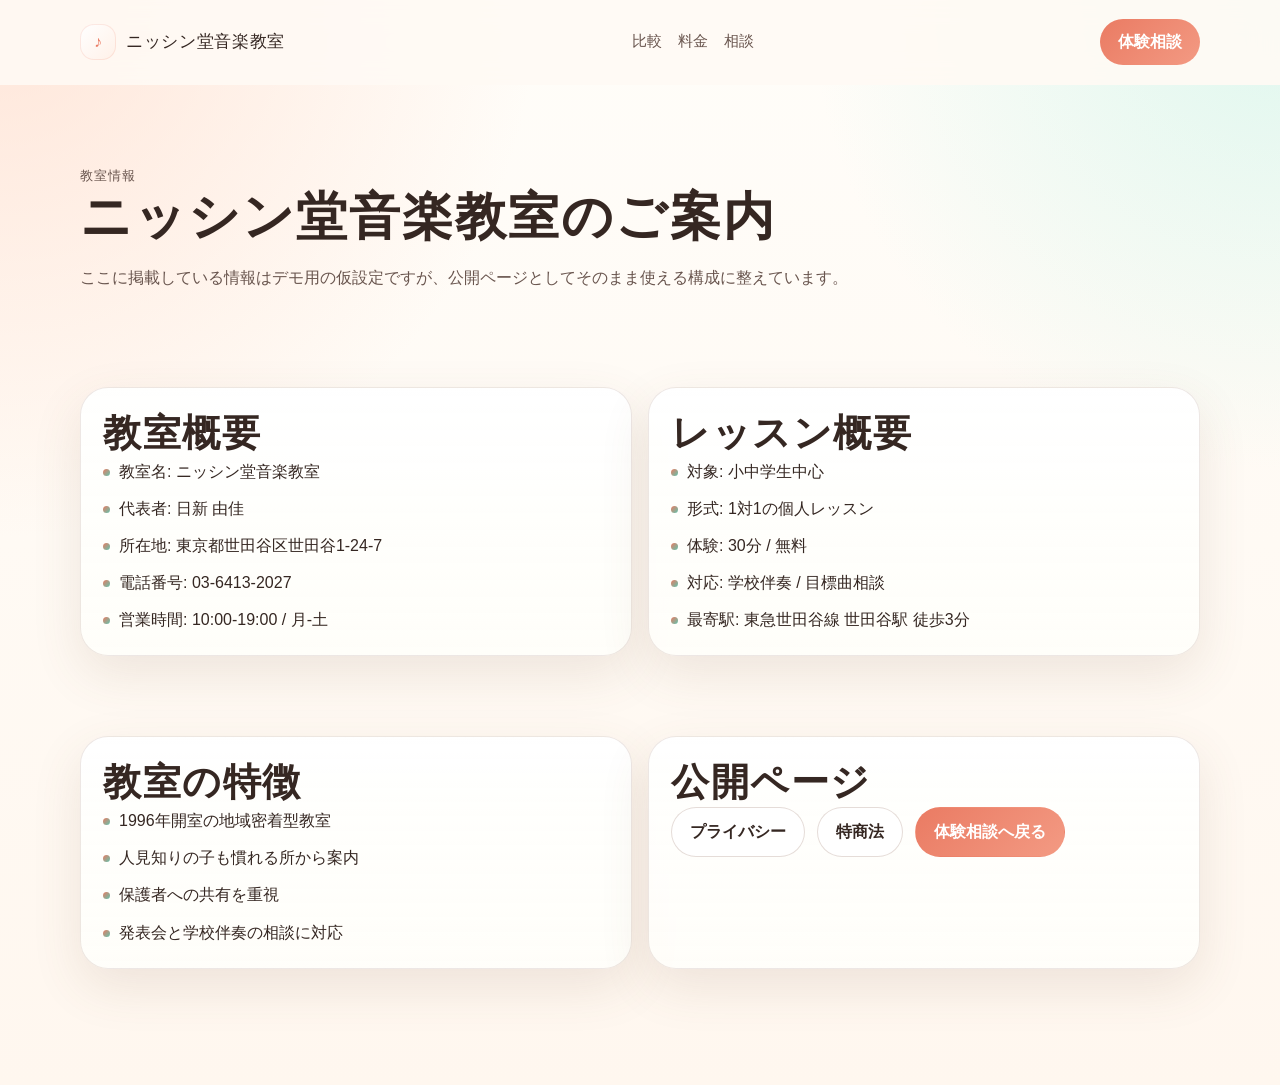
<file: ニッシン堂HP一式/company.html>
<!DOCTYPE html>
<html lang="ja">
  <head>
    <meta charset="UTF-8" />
    <meta name="viewport" content="width=device-width, initial-scale=1.0" />
    <title>教室情報 | ニッシン堂音楽教室</title>
    <meta name="description" content="ニッシン堂音楽教室の教室情報ページです。" />
    <link rel="canonical" href="https://nisshindo-music-demo.example/company.html" />
    <link
      rel="icon"
      href="data:image/svg+xml,%3Csvg xmlns='http://www.w3.org/2000/svg' viewBox='0 0 64 64'%3E%3Crect width='64' height='64' rx='16' fill='%23fff5ee'/%3E%3Ctext x='50%25' y='54%25' dominant-baseline='middle' text-anchor='middle' font-size='34' fill='%23ea7b63'%3E%E2%99%AA%3C/text%3E%3C/svg%3E"
    />
    <link rel="stylesheet" href="styles.css" />
    <script defer src="app.js"></script>
  </head>
  <body>
    <header class="site-header is-scrolled">
      <div class="shell site-header__inner">
        <a class="brand" href="index.html" aria-label="ニッシン堂音楽教室">
          <span class="brand__mark">♪</span>
          <span class="brand__text">ニッシン堂音楽教室</span>
        </a>
        <nav class="site-nav" aria-label="補助ナビゲーション">
          <a href="index.html#compare">比較</a>
          <a href="index.html#pricing">料金</a>
          <a href="index.html#contact">相談</a>
        </nav>
        <a class="header-cta" href="index.html#contact">体験相談</a>
      </div>
    </header>

    <main class="simple-page">
      <section class="simple-page__hero">
        <div class="shell">
          <p class="section-kicker">教室情報</p>
          <h1 class="fit-heading" data-lines="1" data-min="20">ニッシン堂音楽教室のご案内</h1>
          <p>ここに掲載している情報はデモ用の仮設定ですが、公開ページとしてそのまま使える構成に整えています。</p>
        </div>
      </section>

      <section class="simple-page__section">
        <div class="shell info-grid">
          <article class="info-card">
            <h2 class="fit-heading" data-lines="1" data-min="18">教室概要</h2>
            <ul class="info-list">
              <li>教室名: ニッシン堂音楽教室</li>
              <li>代表者: 日新 由佳</li>
              <li>所在地: 東京都世田谷区世田谷1-24-7</li>
              <li>電話番号: 03-6413-2027</li>
              <li>営業時間: 10:00-19:00 / 月-土</li>
            </ul>
          </article>

          <article class="info-card">
            <h2 class="fit-heading" data-lines="1" data-min="18">レッスン概要</h2>
            <ul class="info-list">
              <li>対象: 小中学生中心</li>
              <li>形式: 1対1の個人レッスン</li>
              <li>体験: 30分 / 無料</li>
              <li>対応: 学校伴奏 / 目標曲相談</li>
              <li>最寄駅: 東急世田谷線 世田谷駅 徒歩3分</li>
            </ul>
          </article>
        </div>
      </section>

      <section class="simple-page__section">
        <div class="shell info-grid">
          <article class="info-card">
            <h2 class="fit-heading" data-lines="1" data-min="18">教室の特徴</h2>
            <ul class="info-list">
              <li>1996年開室の地域密着型教室</li>
              <li>人見知りの子も慣れる所から案内</li>
              <li>保護者への共有を重視</li>
              <li>発表会と学校伴奏の相談に対応</li>
            </ul>
          </article>

          <article class="info-card">
            <h2 class="fit-heading" data-lines="1" data-min="18">公開ページ</h2>
            <div class="page-links">
              <a class="button button--soft" href="privacy.html">プライバシー</a>
              <a class="button button--soft" href="legal.html">特商法</a>
              <a class="button button--primary" href="index.html#contact">体験相談へ戻る</a>
            </div>
          </article>
        </div>
      </section>
    </main>
  </body>
</html>
</file>
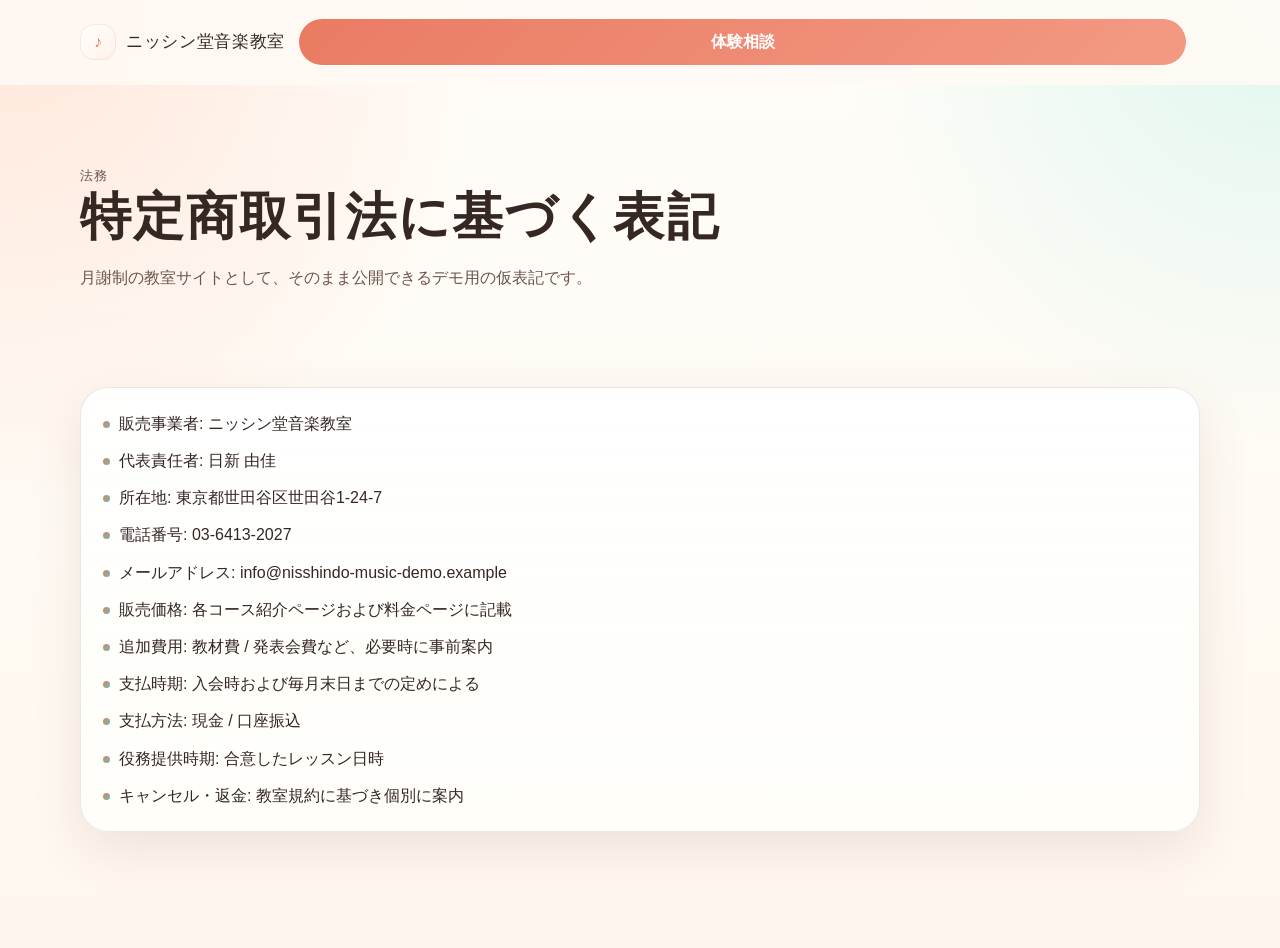
<file: ニッシン堂HP一式/legal.html>
<!DOCTYPE html>
<html lang="ja">
  <head>
    <meta charset="UTF-8" />
    <meta name="viewport" content="width=device-width, initial-scale=1.0" />
    <title>特定商取引法に基づく表記 | ニッシン堂音楽教室</title>
    <meta name="description" content="ニッシン堂音楽教室の特定商取引法に基づく表記です。" />
    <link rel="canonical" href="https://nisshindo-music-demo.example/legal.html" />
    <link
      rel="icon"
      href="data:image/svg+xml,%3Csvg xmlns='http://www.w3.org/2000/svg' viewBox='0 0 64 64'%3E%3Crect width='64' height='64' rx='16' fill='%23fff5ee'/%3E%3Ctext x='50%25' y='54%25' dominant-baseline='middle' text-anchor='middle' font-size='34' fill='%23ea7b63'%3E%E2%99%AA%3C/text%3E%3C/svg%3E"
    />
    <link rel="stylesheet" href="styles.css" />
    <script defer src="app.js"></script>
  </head>
  <body>
    <header class="site-header is-scrolled">
      <div class="shell site-header__inner">
        <a class="brand" href="index.html" aria-label="ニッシン堂音楽教室">
          <span class="brand__mark">♪</span>
          <span class="brand__text">ニッシン堂音楽教室</span>
        </a>
        <a class="header-cta" href="index.html#contact">体験相談</a>
      </div>
    </header>

    <main class="simple-page">
      <section class="simple-page__hero">
        <div class="shell">
          <p class="section-kicker">法務</p>
          <h1 class="fit-heading" data-lines="1" data-min="18">特定商取引法に基づく表記</h1>
          <p>月謝制の教室サイトとして、そのまま公開できるデモ用の仮表記です。</p>
        </div>
      </section>

      <section class="simple-page__section">
        <div class="shell policy-card">
          <ul class="info-list">
            <li>販売事業者: ニッシン堂音楽教室</li>
            <li>代表責任者: 日新 由佳</li>
            <li>所在地: 東京都世田谷区世田谷1-24-7</li>
            <li>電話番号: 03-6413-2027</li>
            <li>メールアドレス: info@nisshindo-music-demo.example</li>
            <li>販売価格: 各コース紹介ページおよび料金ページに記載</li>
            <li>追加費用: 教材費 / 発表会費など、必要時に事前案内</li>
            <li>支払時期: 入会時および毎月末日までの定めによる</li>
            <li>支払方法: 現金 / 口座振込</li>
            <li>役務提供時期: 合意したレッスン日時</li>
            <li>キャンセル・返金: 教室規約に基づき個別に案内</li>
          </ul>
        </div>
      </section>
    </main>
  </body>
</html>
</file>
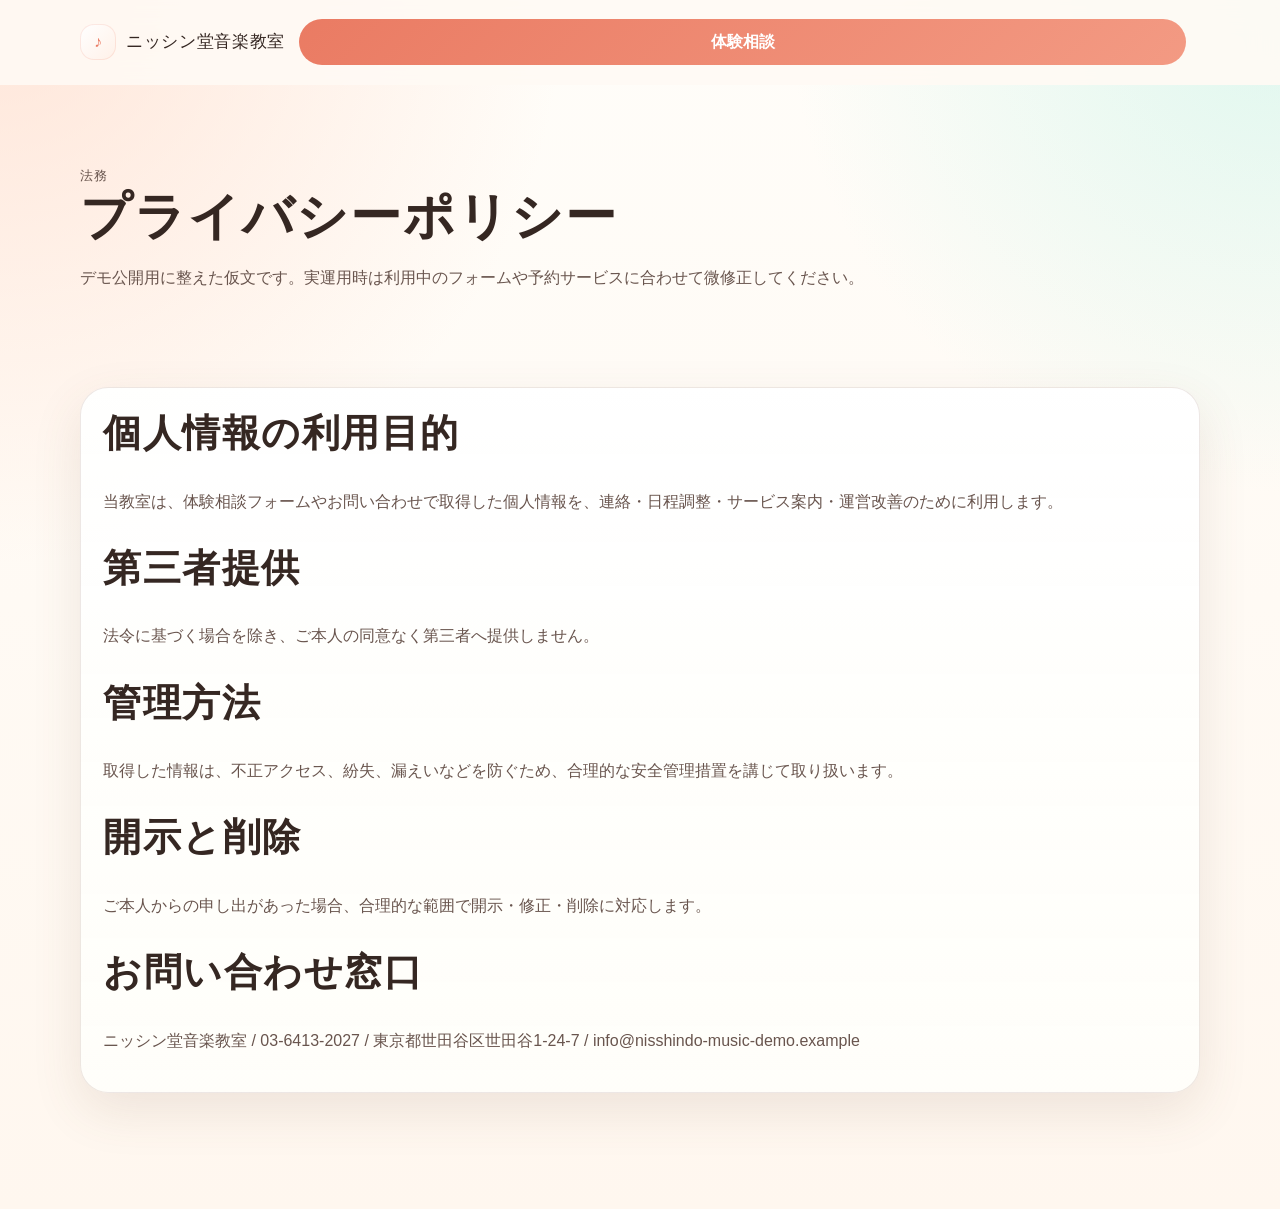
<file: ニッシン堂HP一式/privacy.html>
<!DOCTYPE html>
<html lang="ja">
  <head>
    <meta charset="UTF-8" />
    <meta name="viewport" content="width=device-width, initial-scale=1.0" />
    <title>プライバシーポリシー | ニッシン堂音楽教室</title>
    <meta name="description" content="ニッシン堂音楽教室のプライバシーポリシーです。" />
    <link rel="canonical" href="https://nisshindo-music-demo.example/privacy.html" />
    <link
      rel="icon"
      href="data:image/svg+xml,%3Csvg xmlns='http://www.w3.org/2000/svg' viewBox='0 0 64 64'%3E%3Crect width='64' height='64' rx='16' fill='%23fff5ee'/%3E%3Ctext x='50%25' y='54%25' dominant-baseline='middle' text-anchor='middle' font-size='34' fill='%23ea7b63'%3E%E2%99%AA%3C/text%3E%3C/svg%3E"
    />
    <link rel="stylesheet" href="styles.css" />
    <script defer src="app.js"></script>
  </head>
  <body>
    <header class="site-header is-scrolled">
      <div class="shell site-header__inner">
        <a class="brand" href="index.html" aria-label="ニッシン堂音楽教室">
          <span class="brand__mark">♪</span>
          <span class="brand__text">ニッシン堂音楽教室</span>
        </a>
        <a class="header-cta" href="index.html#contact">体験相談</a>
      </div>
    </header>

    <main class="simple-page">
      <section class="simple-page__hero">
        <div class="shell">
          <p class="section-kicker">法務</p>
          <h1 class="fit-heading" data-lines="1" data-min="20">プライバシーポリシー</h1>
          <p>デモ公開用に整えた仮文です。実運用時は利用中のフォームや予約サービスに合わせて微修正してください。</p>
        </div>
      </section>

      <section class="simple-page__section">
        <div class="shell policy-card">
          <h2 class="fit-heading" data-lines="1" data-min="18">個人情報の利用目的</h2>
          <p>当教室は、体験相談フォームやお問い合わせで取得した個人情報を、連絡・日程調整・サービス案内・運営改善のために利用します。</p>
          <h2 class="fit-heading" data-lines="1" data-min="18">第三者提供</h2>
          <p>法令に基づく場合を除き、ご本人の同意なく第三者へ提供しません。</p>
          <h2 class="fit-heading" data-lines="1" data-min="18">管理方法</h2>
          <p>取得した情報は、不正アクセス、紛失、漏えいなどを防ぐため、合理的な安全管理措置を講じて取り扱います。</p>
          <h2 class="fit-heading" data-lines="1" data-min="18">開示と削除</h2>
          <p>ご本人からの申し出があった場合、合理的な範囲で開示・修正・削除に対応します。</p>
          <h2 class="fit-heading" data-lines="1" data-min="18">お問い合わせ窓口</h2>
          <p>ニッシン堂音楽教室 / 03-6413-2027 / 東京都世田谷区世田谷1-24-7 / info@nisshindo-music-demo.example</p>
        </div>
      </section>
    </main>
  </body>
</html>
</file>
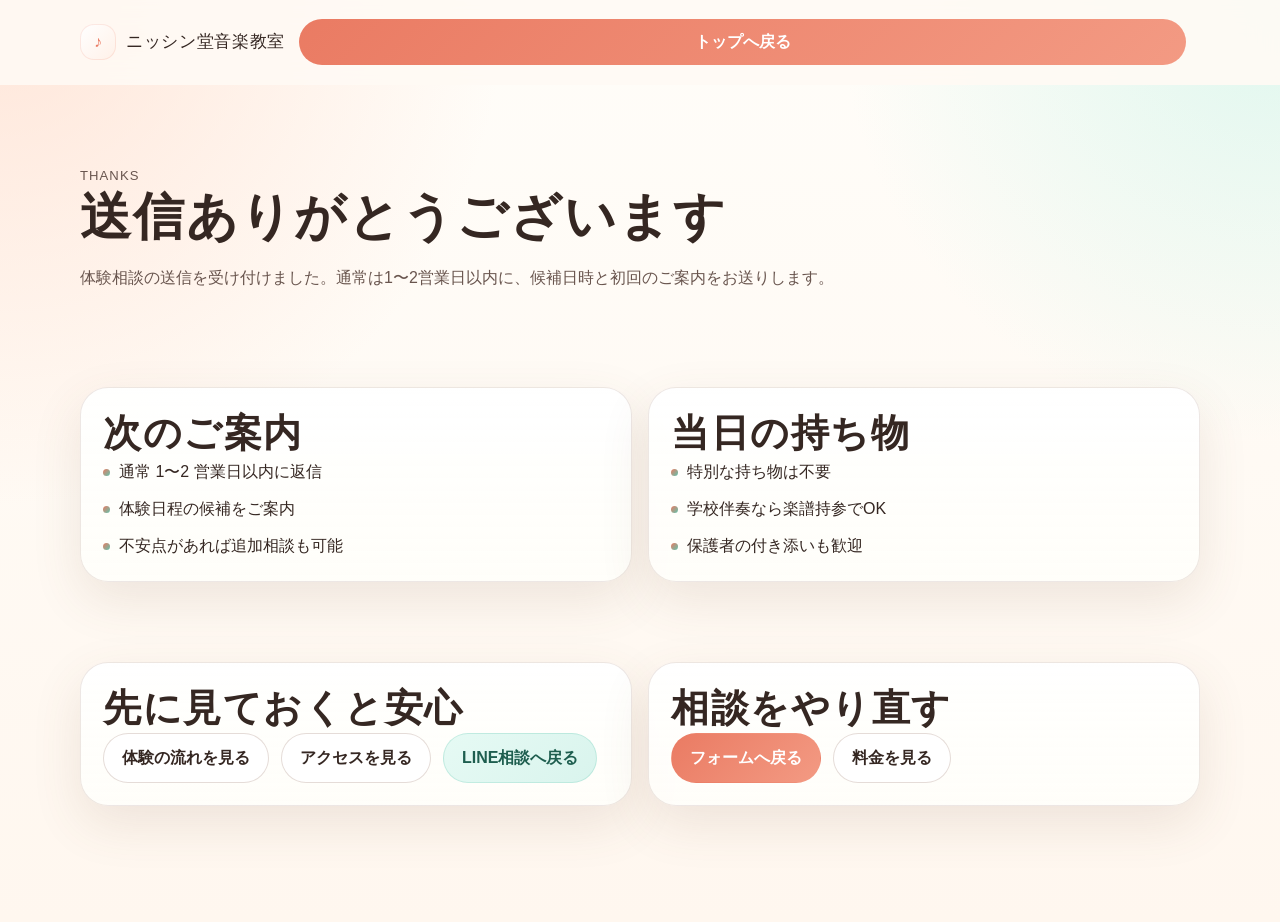
<file: ニッシン堂HP一式/thanks.html>
<!DOCTYPE html>
<html lang="ja">
  <head>
    <meta charset="UTF-8" />
    <meta name="viewport" content="width=device-width, initial-scale=1.0" />
    <title>送信ありがとうございます | ニッシン堂音楽教室</title>
    <meta name="description" content="ニッシン堂音楽教室のサンクスページです。" />
    <link rel="canonical" href="https://nisshindo-music-demo.example/thanks.html" />
    <link
      rel="icon"
      href="data:image/svg+xml,%3Csvg xmlns='http://www.w3.org/2000/svg' viewBox='0 0 64 64'%3E%3Crect width='64' height='64' rx='16' fill='%23fff5ee'/%3E%3Ctext x='50%25' y='54%25' dominant-baseline='middle' text-anchor='middle' font-size='34' fill='%23ea7b63'%3E%E2%99%AA%3C/text%3E%3C/svg%3E"
    />
    <link rel="stylesheet" href="styles.css" />
    <script defer src="app.js"></script>
  </head>
  <body>
    <header class="site-header is-scrolled">
      <div class="shell site-header__inner">
        <a class="brand" href="index.html" aria-label="ニッシン堂音楽教室">
          <span class="brand__mark">♪</span>
          <span class="brand__text">ニッシン堂音楽教室</span>
        </a>
        <a class="header-cta" href="index.html#contact">トップへ戻る</a>
      </div>
    </header>

    <main class="simple-page">
      <section class="simple-page__hero">
        <div class="shell">
          <p class="section-kicker">Thanks</p>
          <h1 class="fit-heading" data-lines="1" data-min="20">送信ありがとうございます</h1>
          <p>体験相談の送信を受け付けました。通常は1〜2営業日以内に、候補日時と初回のご案内をお送りします。</p>
        </div>
      </section>

      <section class="simple-page__section">
        <div class="shell info-grid">
          <article class="info-card">
            <h2 class="fit-heading" data-lines="1" data-min="18">次のご案内</h2>
            <ul class="info-list">
              <li>通常 1〜2 営業日以内に返信</li>
              <li>体験日程の候補をご案内</li>
              <li>不安点があれば追加相談も可能</li>
            </ul>
          </article>

          <article class="info-card">
            <h2 class="fit-heading" data-lines="1" data-min="18">当日の持ち物</h2>
            <ul class="info-list">
              <li>特別な持ち物は不要</li>
              <li>学校伴奏なら楽譜持参でOK</li>
              <li>保護者の付き添いも歓迎</li>
            </ul>
          </article>
        </div>
      </section>

      <section class="simple-page__section">
        <div class="shell info-grid">
          <article class="info-card">
            <h2 class="fit-heading" data-lines="1" data-min="18">先に見ておくと安心</h2>
            <div class="page-links">
              <a class="button button--soft" href="index.html#flow">体験の流れを見る</a>
              <a class="button button--soft" href="index.html#access">アクセスを見る</a>
              <a class="button button--line" href="index.html#contact">LINE相談へ戻る</a>
            </div>
          </article>

          <article class="info-card">
            <h2 class="fit-heading" data-lines="1" data-min="18">相談をやり直す</h2>
            <div class="page-links">
              <a class="button button--primary" href="index.html#contact">フォームへ戻る</a>
              <a class="button button--soft" href="index.html#pricing">料金を見る</a>
            </div>
          </article>
        </div>
      </section>
    </main>
  </body>
</html>
</file>
<file: ニッシン堂HP一式/styles.css>
:root {
  --bg: #fff9f1;
  --surface: #ffffff;
  --surface-soft: #fffefb;
  --surface-mint: #f2fbf8;
  --text: #352722;
  --muted: #69554e;
  --line: rgba(145, 109, 92, 0.16);
  --line-strong: rgba(145, 109, 92, 0.24);
  --coral: #ea7b63;
  --coral-dark: #c85e48;
  --mint: #60c3ad;
  --mint-dark: #2c8a75;
  --sand: #f5ead8;
  --shadow: 0 18px 50px rgba(116, 79, 59, 0.12);
  --shadow-soft: 0 12px 32px rgba(116, 79, 59, 0.1);
  --radius-lg: 28px;
  --radius-md: 22px;
  --radius-sm: 16px;
  --header-h: 76px;
  --dock-h: 82px;
  --max: 1120px;
  --font-display: "Yu Mincho", "Hiragino Mincho ProN", "MS PMincho", serif;
  --font-sans: "Yu Gothic", "Hiragino Kaku Gothic ProN", "Meiryo", sans-serif;
  --mockup-a: url("./assets/ig_047df70298ef8a980169f9e72204588191af4cc680d9a685b9.png");
  --mockup-b: url("./assets/ig_047df70298ef8a980169f9e78120608191814a47dd00d27f87.png");
  --mockup-c: url("./assets/ig_047df70298ef8a980169f9e839850481919852d1a185cff397.png");
}

*,
*::before,
*::after {
  box-sizing: border-box;
}

html {
  scroll-behavior: smooth;
}

body {
  margin: 0;
  font-family: var(--font-sans);
  color: var(--text);
  background:
    radial-gradient(circle at top left, rgba(255, 216, 198, 0.62), transparent 32%),
    radial-gradient(circle at top right, rgba(188, 241, 227, 0.48), transparent 28%),
    linear-gradient(180deg, #fffdf9 0%, #fff7ef 100%);
  line-height: 1.7;
  overflow-x: clip;
  padding-bottom: calc(var(--dock-h) + env(safe-area-inset-bottom) + 24px);
  text-rendering: optimizeLegibility;
  -webkit-font-smoothing: antialiased;
}

body.menu-open {
  overflow: hidden;
}

main {
  display: block;
}

img,
svg,
iframe {
  display: block;
  max-inline-size: 100%;
}

a {
  color: inherit;
  text-decoration: none;
}

button,
input,
select,
textarea {
  font: inherit;
}

button {
  cursor: pointer;
}

p,
li,
input,
select,
textarea {
  text-wrap: pretty;
}

.skip-link,
.sr-only {
  position: absolute;
  inline-size: 1px;
  block-size: 1px;
  padding: 0;
  margin: -1px;
  overflow: hidden;
  clip: rect(0 0 0 0);
  white-space: nowrap;
  border: 0;
}

.skip-link:focus {
  inline-size: auto;
  block-size: auto;
  margin: 12px;
  padding: 12px 16px;
  z-index: 100;
  border-radius: 999px;
  background: #fff;
  clip: auto;
}

.shell {
  inline-size: min(calc(100% - 24px), var(--max));
  margin-inline: auto;
}

.section-anchor {
  scroll-margin-top: calc(var(--header-h) + 18px);
}

.hero,
.band,
.contact,
.site-footer,
.simple-page__hero,
.simple-page__section {
  padding-top: 72px;
}

.site-header {
  position: sticky;
  top: 0;
  z-index: 80;
  background: rgba(255, 250, 244, 0.9);
  backdrop-filter: blur(14px);
  border-bottom: 1px solid transparent;
  transition: border-color 0.24s ease, box-shadow 0.24s ease;
}

.site-header.is-scrolled {
  border-color: var(--line);
  box-shadow: 0 10px 30px rgba(116, 79, 59, 0.08);
}

.site-header__inner {
  min-block-size: var(--header-h);
  display: grid;
  grid-template-columns: auto 1fr auto;
  align-items: center;
  gap: 14px;
}

.brand {
  display: inline-flex;
  align-items: center;
  gap: 10px;
  min-inline-size: 0;
}

.brand__mark {
  inline-size: 36px;
  block-size: 36px;
  border-radius: 14px;
  display: grid;
  place-items: center;
  color: var(--coral);
  background: linear-gradient(135deg, #fff, #fff1e8);
  box-shadow: inset 0 0 0 1px rgba(234, 123, 99, 0.16);
  font-weight: 700;
}

.brand__text {
  font-family: var(--font-display);
  font-size: 1.06rem;
  letter-spacing: 0.04em;
}

.site-nav {
  display: none;
}

.site-nav a,
.mobile-menu a,
.site-footer__links a {
  color: var(--muted);
}

.header-cta {
  display: none;
}

.menu-toggle {
  inline-size: 44px;
  block-size: 44px;
  border: 0;
  border-radius: 14px;
  background: rgba(255, 255, 255, 0.86);
  box-shadow: var(--shadow-soft);
  display: grid;
  place-items: center;
  gap: 4px;
}

.menu-toggle span {
  inline-size: 18px;
  block-size: 2px;
  border-radius: 999px;
  background: var(--text);
  transition: transform 0.24s ease, opacity 0.24s ease;
}

.menu-toggle[aria-expanded="true"] span:nth-child(1) {
  transform: translateY(6px) rotate(45deg);
}

.menu-toggle[aria-expanded="true"] span:nth-child(2) {
  opacity: 0;
}

.menu-toggle[aria-expanded="true"] span:nth-child(3) {
  transform: translateY(-6px) rotate(-45deg);
}

.mobile-menu {
  display: none;
  inline-size: min(calc(100% - 24px), 460px);
  margin: 0 auto 12px;
  padding: 10px;
  border-radius: 22px;
  background: rgba(255, 255, 255, 0.96);
  border: 1px solid var(--line);
  box-shadow: var(--shadow);
}

.mobile-menu.is-open {
  display: grid;
}

.mobile-menu a {
  padding: 12px 10px;
  border-radius: 14px;
}

.hero__grid,
.contact__grid,
.story-layout,
.teacher-layout,
.tour-layout,
.flow-layout,
.access-layout,
.compare-grid,
.reason-grid,
.pricing-grid,
.case-grid,
.rule-grid,
.course-grid,
.site-footer__inner,
.diagnosis-layout,
.info-grid,
.page-links {
  display: grid;
  grid-template-columns: minmax(0, 1fr);
  gap: 16px;
}

.hero__copy,
.hero__media,
.compare-card,
.price-card,
.case-card,
.case-stage,
.contact-card,
.contact-form,
.story-preview,
.story-card,
.teacher-hero,
.teacher-card,
.course-card,
.tour-preview,
.tour-thumb,
.flow-detail,
.flow-step,
.rule-card,
.faq-item,
.map-card,
.access-card,
.info-card,
.policy-card,
.simple-page .info-card,
.site-footer__inner > * {
  min-inline-size: 0;
}

.hero__copy,
.hero__media,
.contact-form,
.compare-card,
.price-card,
.case-card,
.contact-card,
.story-preview,
.teacher-hero,
.teacher-card,
.course-card,
.tour-preview,
.flow-detail,
.rule-card,
.faq-item,
.map-card,
.access-card,
.info-card,
.policy-card,
.site-footer__inner > * {
  background: linear-gradient(180deg, rgba(255, 255, 255, 0.94), rgba(255, 254, 250, 0.88));
  border: 1px solid var(--line);
  box-shadow: var(--shadow);
}

.hero__copy,
.hero__media,
.contact-form,
.story-preview,
.teacher-hero,
.tour-preview,
.flow-detail,
.map-card,
.info-card,
.policy-card {
  border-radius: var(--radius-lg);
  padding: 22px;
}

.compare-card,
.price-card,
.case-card,
.contact-card,
.rule-card,
.course-card,
.access-card {
  border-radius: var(--radius-lg);
  padding: 20px;
}

.hero__copy,
.hero__media,
.contact__copy,
.teacher-hero,
.story-preview,
.tour-preview,
.map-card,
.flow-detail,
.contact-form {
  display: grid;
  gap: 18px;
}

.hero__copy > *,
.section-head > *,
.case-card__head > *,
.contact-form > *,
.teacher-hero__body > *,
.tour-preview__body > *,
.flow-detail__body > * {
  min-inline-size: 0;
  max-inline-size: 100%;
}

.eyebrow,
.section-kicker,
.compare-card__label,
.contact-form__label,
.hero__support-kicker,
.filter-group__label,
.teacher-hero__lead,
.tour-preview__kicker,
.story-preview__year,
.flow-detail__note,
.diagnosis-result__label,
.diagnosis-question__title {
  margin: 0;
  display: block;
  inline-size: 100%;
  color: var(--muted);
}

.eyebrow,
.section-kicker,
.compare-card__label,
.contact-form__label,
.hero__support-kicker,
.tour-preview__kicker,
.story-preview__year,
.diagnosis-result__label {
  font-size: 0.82rem;
  letter-spacing: 0.08em;
  text-transform: uppercase;
}

h1,
h2,
h3 {
  margin: 0;
  line-break: strict;
  word-break: keep-all;
  overflow-wrap: normal;
}

.fit-heading {
  display: block;
  inline-size: 100%;
  max-inline-size: 100%;
}

.fit-heading[data-lines="1"] {
  white-space: nowrap;
}

h1 {
  font-family: var(--font-display);
  font-size: clamp(2rem, 7vw, 3.2rem);
  line-height: 1.18;
  letter-spacing: 0.04em;
}

h2 {
  font-family: var(--font-display);
  font-size: clamp(1.5rem, 5.6vw, 2.4rem);
  line-height: 1.24;
  letter-spacing: 0.04em;
}

h3 {
  font-size: clamp(1.02rem, 4.5vw, 1.28rem);
  line-height: 1.36;
}

.hero__lead,
.section-head p,
.compare-list,
.price-card__list,
.case-card__head p,
.case-stage__text,
.teacher-card p,
.course-card p,
.tour-thumb__text,
.flow-step__title,
.faq-answer p,
.contact-card__body,
.contact-form__note,
.contact-form__legal,
.site-footer__meta p,
.site-footer p,
.policy-card p,
.simple-page__hero p,
.access-card__body p,
.rule-card p,
.story-card__text,
.story-preview__body p,
.map-card p,
.map-card li,
.teacher-dialog__body p,
.teacher-mini-card p,
.diagnosis-result__lead,
.diagnosis-result__meta,
.diagnosis-points,
.course-empty {
  color: var(--muted);
}

.button {
  min-block-size: 50px;
  padding: 0 18px;
  border-radius: 999px;
  display: inline-flex;
  align-items: center;
  justify-content: center;
  border: 1px solid transparent;
  font-weight: 700;
  transition: transform 0.22s ease, box-shadow 0.22s ease, background 0.22s ease;
  text-align: center;
}

.button:hover {
  transform: translateY(-1px);
  box-shadow: 0 12px 26px rgba(116, 79, 59, 0.14);
}

.button--primary {
  color: #fff;
  background: linear-gradient(135deg, var(--coral), #f39a83);
}

.button--soft {
  color: var(--text);
  background: rgba(255, 255, 255, 0.9);
  border-color: var(--line-strong);
}

.button--line {
  color: #1e5e4f;
  background: linear-gradient(135deg, #e6faf4, #d9f4ed);
  border-color: rgba(96, 195, 173, 0.26);
}

.text-link {
  color: var(--coral-dark);
  font-weight: 700;
}

.section-head {
  display: grid;
  gap: 10px;
  margin-bottom: 22px;
}

.hero__actions,
.contact__actions,
.teacher-actions,
.page-links,
.diagnosis-result__actions,
.teacher-dialog__actions {
  inline-size: 100%;
  display: flex;
  flex-wrap: wrap;
  gap: 12px;
}

.hero__facts {
  inline-size: 100%;
  list-style: none;
  padding: 0;
  margin: 0;
  display: grid;
  gap: 12px;
}

.hero__facts li {
  padding: 16px;
  border-radius: var(--radius-sm);
  background: rgba(255, 255, 255, 0.72);
  border: 1px solid rgba(145, 109, 92, 0.12);
}

.hero__facts strong {
  display: block;
  font-size: 1rem;
}

.hero__facts span {
  display: block;
  margin-top: 4px;
  color: var(--muted);
  font-size: 0.92rem;
}

.hero__support {
  display: grid;
  gap: 14px;
}

.hero__support-card {
  padding: 18px;
  border-radius: var(--radius-md);
  background: linear-gradient(180deg, rgba(255, 255, 255, 0.92), rgba(255, 252, 248, 0.88));
  border: 1px solid var(--line);
}

.hero__support-card--mint {
  background: linear-gradient(180deg, rgba(239, 255, 250, 0.96), rgba(248, 255, 252, 0.92));
}

.photo {
  inline-size: 100%;
  aspect-ratio: 4 / 3;
  border-radius: 24px;
  background-repeat: no-repeat;
  background-position: center;
  background-size: cover;
  overflow: hidden;
}

.photo--hero {
  background-image: var(--mockup-c);
  background-size: 155%;
  background-position: 74% 12%;
}

.photo--before-a {
  background-image: var(--mockup-c);
  background-size: 162%;
  background-position: 77% 25%;
}

.photo--after-a {
  background-image: var(--mockup-a);
  background-size: 160%;
  background-position: 71% 11%;
}

.photo--before-b {
  background-image: var(--mockup-a);
  background-size: 152%;
  background-position: 46% 48%;
}

.photo--after-b {
  background-image: var(--mockup-b);
  background-size: 150%;
  background-position: 74% 58%;
}

.photo--contact {
  background-image: var(--mockup-b);
  background-size: 144%;
  background-position: 72% 14%;
  aspect-ratio: 16 / 10;
}

.photo--story-a {
  background-image: var(--mockup-a);
  background-size: 158%;
  background-position: 34% 26%;
}

.photo--story-b {
  background-image: var(--mockup-b);
  background-size: 150%;
  background-position: 71% 11%;
}

.photo--story-c {
  background-image: var(--mockup-c);
  background-size: 142%;
  background-position: 65% 38%;
}

.photo--story-d {
  background-image: var(--mockup-a);
  background-size: 150%;
  background-position: 73% 55%;
}

.photo--teacher,
.photo--teacher-video {
  background-image: var(--mockup-c);
  background-size: 148%;
  background-position: 74% 16%;
  aspect-ratio: 16 / 10;
}

.photo--course-a {
  background-image: var(--mockup-c);
  background-size: 154%;
  background-position: 67% 12%;
}

.photo--course-b {
  background-image: var(--mockup-b);
  background-size: 148%;
  background-position: 78% 18%;
}

.photo--course-c {
  background-image: var(--mockup-a);
  background-size: 155%;
  background-position: 46% 44%;
}

.photo--course-d {
  background-image: var(--mockup-b);
  background-size: 152%;
  background-position: 80% 58%;
}

.photo--tour-a {
  background-image: var(--mockup-a);
  background-size: 150%;
  background-position: 27% 24%;
}

.photo--tour-b {
  background-image: var(--mockup-b);
  background-size: 154%;
  background-position: 32% 18%;
}

.photo--tour-c {
  background-image: var(--mockup-c);
  background-size: 144%;
  background-position: 70% 18%;
}

.photo--tour-d {
  background-image: var(--mockup-b);
  background-size: 140%;
  background-position: 72% 82%;
}

.photo--tour-e {
  background-image: var(--mockup-a);
  background-size: 148%;
  background-position: 80% 70%;
}

.photo--flow-a {
  background-image: var(--mockup-c);
  background-size: 156%;
  background-position: 73% 18%;
  aspect-ratio: 16 / 10;
}

.photo--flow-b {
  background-image: var(--mockup-b);
  background-size: 144%;
  background-position: 72% 20%;
  aspect-ratio: 16 / 10;
}

.photo--flow-c {
  background-image: var(--mockup-a);
  background-size: 156%;
  background-position: 46% 46%;
  aspect-ratio: 16 / 10;
}

.photo--flow-d {
  background-image: var(--mockup-c);
  background-size: 142%;
  background-position: 74% 48%;
  aspect-ratio: 16 / 10;
}

.photo--flow-e {
  background-image: var(--mockup-b);
  background-size: 140%;
  background-position: 80% 84%;
  aspect-ratio: 16 / 10;
}

.photo--access-a {
  background-image: var(--mockup-a);
  background-size: 150%;
  background-position: 27% 26%;
  aspect-ratio: 16 / 10;
}

.photo--access-b {
  background-image: var(--mockup-b);
  background-size: 145%;
  background-position: 34% 18%;
  aspect-ratio: 16 / 10;
}

.photo--access-c {
  background-image: var(--mockup-c);
  background-size: 140%;
  background-position: 70% 82%;
  aspect-ratio: 16 / 10;
}

.check-list,
.compare-list,
.price-card__list,
.info-list,
.diagnosis-points {
  list-style: none;
  padding: 0;
  margin: 0;
  display: grid;
  gap: 10px;
}

.check-list li,
.compare-list li,
.price-card__list li,
.info-list li,
.diagnosis-points li {
  position: relative;
  padding-left: 16px;
}

.check-list li::before,
.compare-list li::before,
.price-card__list li::before,
.info-list li::before,
.diagnosis-points li::before {
  content: "";
  position: absolute;
  inset: 11px auto auto 0;
  inline-size: 7px;
  block-size: 7px;
  border-radius: 50%;
  background: linear-gradient(135deg, var(--coral), var(--mint));
}

.compare-card--accent {
  background: linear-gradient(180deg, rgba(239, 255, 250, 0.96), rgba(248, 255, 252, 0.92));
}

.compare-card--muted {
  background: linear-gradient(180deg, rgba(255, 255, 255, 0.92), rgba(255, 249, 245, 0.9));
}

.diagnosis-form,
.diagnosis-result {
  padding: 20px;
  border-radius: var(--radius-lg);
  background: linear-gradient(180deg, rgba(255, 255, 255, 0.94), rgba(255, 254, 250, 0.88));
  border: 1px solid var(--line);
  box-shadow: var(--shadow);
}

.diagnosis-form,
.diagnosis-result {
  display: grid;
  gap: 14px;
}

.diagnosis-question {
  display: grid;
  gap: 10px;
  padding: 16px;
  border-radius: var(--radius-sm);
  background: rgba(255, 255, 255, 0.84);
  border: 1px solid rgba(145, 109, 92, 0.12);
}

.chip-row {
  display: flex;
  flex-wrap: wrap;
  gap: 10px;
}

.chip-button {
  min-block-size: 42px;
  padding: 0 16px;
  border-radius: 999px;
  border: 1px solid var(--line-strong);
  background: rgba(255, 255, 255, 0.92);
  color: var(--text);
  font-weight: 700;
  transition: background 0.22s ease, border-color 0.22s ease, color 0.22s ease;
}

.chip-button.is-active,
.chip-button[aria-pressed="true"] {
  color: #fff;
  border-color: transparent;
  background: linear-gradient(135deg, var(--coral), #f39a83);
}

.diagnosis-result__meta {
  margin: 0;
  font-weight: 700;
}

.story-layout {
  align-items: start;
}

.story-preview__body {
  display: grid;
  gap: 10px;
}

.story-card {
  inline-size: 100%;
  padding: 18px;
  border-radius: var(--radius-md);
  border: 1px solid var(--line);
  background: rgba(255, 255, 255, 0.76);
  box-shadow: var(--shadow-soft);
  display: grid;
  gap: 6px;
  text-align: left;
}

.story-card.is-active,
.story-card[aria-pressed="true"] {
  background: linear-gradient(180deg, rgba(255, 245, 240, 0.98), rgba(255, 255, 255, 0.92));
  border-color: rgba(234, 123, 99, 0.32);
}

.story-card__step,
.flow-step__index {
  inline-size: 42px;
  block-size: 42px;
  display: inline-grid;
  place-items: center;
  border-radius: 14px;
  font-family: var(--font-display);
  color: var(--coral-dark);
  background: linear-gradient(135deg, rgba(255, 241, 236, 0.98), rgba(255, 250, 246, 0.98));
}

.story-card__year,
.teacher-play,
.course-card__tags {
  font-size: 0.84rem;
  color: var(--muted);
}

.story-card__title,
.tour-thumb__title {
  font-weight: 700;
}

.teacher-hero__media {
  display: grid;
  gap: 12px;
}

.teacher-play {
  min-block-size: 46px;
  padding: 0 16px;
  border-radius: 999px;
  border: 1px solid rgba(96, 195, 173, 0.24);
  background: linear-gradient(135deg, #edfdf7, #ddf6ee);
  font-weight: 700;
}

.teacher-stack {
  display: grid;
  gap: 14px;
}

.teacher-card {
  padding: 18px;
}

.teacher-card--voice {
  display: grid;
  grid-template-columns: auto minmax(0, 1fr);
  gap: 14px;
  align-items: start;
  background: linear-gradient(180deg, rgba(239, 255, 250, 0.96), rgba(248, 255, 252, 0.92));
}

.teacher-eq {
  inline-size: 36px;
  block-size: 36px;
  display: grid;
  grid-template-columns: repeat(3, 1fr);
  gap: 4px;
  align-items: end;
}

.teacher-eq span {
  display: block;
  border-radius: 999px;
  background: linear-gradient(180deg, var(--mint), var(--coral));
  min-block-size: 8px;
}

.course-filter,
.filter-group {
  display: grid;
  gap: 12px;
}

.course-card {
  display: grid;
  gap: 14px;
}

.course-card__body {
  display: grid;
  gap: 8px;
}

.course-card.is-hidden {
  display: none;
}

.course-empty {
  margin: 12px 0 0;
  text-align: center;
}

.tour-preview__body,
.flow-detail__body {
  display: grid;
  gap: 10px;
}

.tour-thumbs,
.flow-steps,
.access-stack {
  display: grid;
  gap: 12px;
}

.tour-thumb {
  inline-size: 100%;
  padding: 16px 18px;
  border-radius: var(--radius-md);
  border: 1px solid var(--line);
  background: rgba(255, 255, 255, 0.78);
  box-shadow: var(--shadow-soft);
  display: grid;
  gap: 4px;
  text-align: left;
}

.tour-thumb.is-active,
.tour-thumb[aria-pressed="true"] {
  border-color: rgba(96, 195, 173, 0.34);
  background: linear-gradient(180deg, rgba(239, 255, 250, 0.98), rgba(255, 255, 255, 0.92));
}

.flow-step {
  inline-size: 100%;
  padding: 18px;
  border-radius: var(--radius-md);
  border: 1px solid var(--line);
  background: rgba(255, 255, 255, 0.78);
  box-shadow: var(--shadow-soft);
  display: grid;
  gap: 10px;
  text-align: left;
}

.flow-step.is-active,
.flow-step[aria-selected="true"] {
  border-color: rgba(234, 123, 99, 0.32);
  background: linear-gradient(180deg, rgba(255, 245, 240, 0.98), rgba(255, 255, 255, 0.92));
}

.flow-detail__note {
  margin: 0;
  font-size: 0.88rem;
  font-weight: 700;
}

.price-card__value {
  margin: 10px 0 14px;
  font-family: var(--font-display);
  font-size: clamp(1.7rem, 7vw, 2.35rem);
  line-height: 1.1;
  color: var(--coral-dark);
}

.price-card--soft {
  background: linear-gradient(180deg, rgba(247, 252, 249, 0.96), rgba(255, 255, 255, 0.9));
}

.rule-card {
  min-block-size: 150px;
}

.case-card {
  display: grid;
  gap: 18px;
}

.case-card__head {
  display: grid;
  gap: 8px;
}

.case-compare {
  display: grid;
  gap: 14px;
}

.case-stage {
  display: grid;
  gap: 10px;
}

.case-stage__label {
  inline-size: fit-content;
  margin: 0;
  padding: 8px 12px;
  border-radius: 999px;
  font-size: 0.84rem;
  font-weight: 700;
  color: var(--coral-dark);
  background: rgba(255, 238, 232, 0.96);
}

.case-stage__label--after {
  color: #2d7d69;
  background: rgba(227, 250, 243, 0.96);
}

.faq-search {
  display: grid;
  gap: 10px;
  margin-bottom: 16px;
}

.faq-search__field input {
  inline-size: 100%;
  min-block-size: 52px;
  padding: 0 16px;
  border-radius: 18px;
  border: 1px solid var(--line-strong);
  background: rgba(255, 255, 255, 0.88);
  color: var(--text);
}

.faq-search__status {
  margin: 0;
  color: var(--muted);
  font-size: 0.92rem;
}

.faq-list {
  display: grid;
  gap: 12px;
}

.faq-item {
  border-radius: var(--radius-md);
  overflow: hidden;
}

.faq-item.is-hidden {
  display: none;
}

.faq-question {
  inline-size: 100%;
  padding: 18px 20px;
  border: 0;
  background: transparent;
  text-align: left;
  font-weight: 700;
  color: var(--text);
  position: relative;
}

.faq-question::after {
  content: "+";
  position: absolute;
  inset: 18px 18px auto auto;
  font-size: 1.35rem;
  line-height: 1;
  color: var(--coral);
  transition: transform 0.22s ease;
}

.faq-question[aria-expanded="true"]::after {
  transform: rotate(45deg);
}

.faq-answer {
  max-block-size: 0;
  overflow: hidden;
  transition: max-block-size 0.26s ease;
}

.faq-answer p {
  margin: 0;
  padding: 0 20px 18px;
}

.map-frame {
  inline-size: 100%;
  aspect-ratio: 16 / 10;
  border: 0;
  border-radius: 22px;
}

.access-card {
  display: grid;
  gap: 14px;
}

.access-card__body {
  display: grid;
  gap: 8px;
}

.contact-card {
  display: grid;
  gap: 14px;
}

.contact-card__body {
  padding: 0;
}

.contact-form {
  gap: 14px;
}

.contact-form label {
  display: grid;
  gap: 8px;
  font-weight: 700;
}

.contact-form input,
.contact-form select,
.contact-form textarea {
  inline-size: 100%;
  padding: 14px 16px;
  border-radius: 16px;
  border: 1px solid var(--line-strong);
  background: rgba(255, 255, 255, 0.88);
  color: var(--text);
  resize: vertical;
}

.contact-form__submit {
  inline-size: 100%;
}

.site-footer {
  padding-bottom: 18px;
}

.site-footer__inner {
  padding: 28px 0 10px;
  border-top: 1px solid var(--line);
}

.brand--footer {
  margin-bottom: 12px;
}

.site-footer__links {
  display: grid;
  gap: 8px;
}

.site-footer__legal {
  display: flex;
  flex-wrap: wrap;
  gap: 8px;
  align-items: center;
}

.site-footer__legal a {
  color: var(--coral-dark);
  font-weight: 700;
}

.cta-dock {
  position: fixed;
  inset: auto 12px calc(12px + env(safe-area-inset-bottom)) 12px;
  z-index: 70;
  display: grid;
  grid-template-columns: repeat(3, minmax(0, 1fr));
  gap: 8px;
  padding: 8px;
  border-radius: 22px;
  background: rgba(255, 255, 255, 0.96);
  border: 1px solid var(--line);
  box-shadow: 0 16px 42px rgba(116, 79, 59, 0.16);
  transition: opacity 0.22s ease, transform 0.22s ease;
}

.cta-dock__item {
  min-block-size: 48px;
  border-radius: 16px;
  border: 0;
  display: inline-flex;
  align-items: center;
  justify-content: center;
  font-weight: 700;
  text-align: center;
}

.cta-dock__item--primary {
  color: #fff;
  background: linear-gradient(135deg, var(--coral), #f39a83);
}

.cta-dock__item--line {
  color: #1f5f50;
  background: linear-gradient(135deg, #e6faf4, #d9f4ed);
}

.cta-dock__item--phone {
  color: var(--text);
  background: linear-gradient(135deg, #fff, #f8f1e8);
}

.cta-dock.is-hidden {
  opacity: 0;
  pointer-events: none;
  transform: translateY(16px);
}

.teacher-dialog {
  inline-size: min(calc(100% - 24px), 980px);
  border: 0;
  padding: 0;
  background: transparent;
}

.teacher-dialog::backdrop {
  background: rgba(33, 23, 20, 0.54);
}

.teacher-dialog__panel {
  position: relative;
  padding: 18px;
  border-radius: 30px;
  background: linear-gradient(180deg, rgba(255, 255, 255, 0.98), rgba(255, 250, 244, 0.96));
  border: 1px solid var(--line);
  box-shadow: 0 28px 70px rgba(44, 30, 24, 0.22);
}

.dialog-close {
  position: absolute;
  inset: 14px 14px auto auto;
  inline-size: 42px;
  block-size: 42px;
  border-radius: 999px;
  border: 1px solid var(--line);
  background: rgba(255, 255, 255, 0.94);
  color: var(--text);
  font-size: 1.4rem;
  line-height: 1;
}

.teacher-dialog__grid {
  display: grid;
  grid-template-columns: minmax(0, 1fr);
  gap: 18px;
}

.teacher-dialog__media,
.teacher-dialog__body,
.teacher-dialog__points {
  display: grid;
  gap: 14px;
}

.teacher-dialog__caption {
  margin: 0;
  font-size: 0.92rem;
  color: var(--muted);
}

.teacher-demo-card,
.teacher-demo-card__body,
.teacher-demo-card__actions,
.teacher-audio-card,
.line-dialog__header,
.line-dialog__chips,
.line-dialog__actions {
  display: grid;
  gap: 12px;
}

.teacher-demo-card {
  padding: 14px;
  border-radius: 24px;
  background: rgba(255, 255, 255, 0.86);
  border: 1px solid rgba(145, 109, 92, 0.12);
}

.teacher-demo-card__kicker,
.teacher-audio-card__note {
  margin: 0;
  color: var(--muted);
  font-size: 0.9rem;
}

.teacher-audio-card {
  padding: 16px;
  border-radius: 24px;
  background: rgba(255, 255, 255, 0.86);
  border: 1px solid rgba(145, 109, 92, 0.12);
}

.teacher-audio-card audio {
  inline-size: 100%;
}

.teacher-mini-card {
  padding: 16px;
  border-radius: var(--radius-md);
  background: rgba(255, 255, 255, 0.84);
  border: 1px solid rgba(145, 109, 92, 0.12);
}

.line-dialog {
  inline-size: min(calc(100% - 24px), 720px);
  border: 0;
  padding: 0;
  background: transparent;
}

.line-dialog::backdrop {
  background: rgba(33, 23, 20, 0.54);
}

.line-dialog__panel {
  position: relative;
  padding: 18px;
  border-radius: 30px;
  background: linear-gradient(180deg, rgba(255, 255, 255, 0.98), rgba(245, 255, 250, 0.96));
  border: 1px solid var(--line);
  box-shadow: 0 28px 70px rgba(44, 30, 24, 0.22);
}

.line-chat {
  display: grid;
  gap: 10px;
  margin-top: 14px;
}

.line-bubble {
  max-inline-size: min(100%, 430px);
  padding: 14px 16px;
  border-radius: 20px;
  background: rgba(255, 255, 255, 0.92);
  border: 1px solid rgba(145, 109, 92, 0.12);
  color: var(--text);
}

.line-bubble--brand {
  justify-self: end;
  background: linear-gradient(135deg, #e6faf4, #d9f4ed);
  border-color: rgba(96, 195, 173, 0.26);
}

.simple-page {
  display: block;
}

.policy-card {
  display: grid;
  gap: 14px;
}

.reveal {
  opacity: 1;
  transform: none;
}

@media (prefers-reduced-motion: no-preference) {
  .reveal {
    opacity: 0;
    transform: translateY(22px);
    transition: opacity 0.55s ease, transform 0.55s ease;
  }

  .reveal.is-visible {
    opacity: 1;
    transform: translateY(0);
  }

  .teacher-eq span:nth-child(1) {
    animation: eq 1s ease-in-out infinite;
  }

  .teacher-eq span:nth-child(2) {
    animation: eq 1s ease-in-out infinite 0.15s;
  }

  .teacher-eq span:nth-child(3) {
    animation: eq 1s ease-in-out infinite 0.3s;
  }
}

@keyframes eq {
  0%,
  100% {
    block-size: 8px;
  }

  50% {
    block-size: 28px;
  }
}

@media (prefers-reduced-motion: reduce) {
  html {
    scroll-behavior: auto;
  }

  *,
  *::before,
  *::after {
    animation: none !important;
    transition-duration: 0.01ms !important;
    transition-delay: 0ms !important;
  }
}

@media (min-width: 760px) {
  :root {
    --header-h: 84px;
    --dock-h: 92px;
  }

  .shell {
    inline-size: min(calc(100% - 40px), var(--max));
  }

  .header-cta {
    display: inline-flex;
    align-items: center;
    justify-content: center;
    min-block-size: 46px;
    padding: 0 18px;
    border-radius: 999px;
    color: #fff;
    background: linear-gradient(135deg, var(--coral), #f39a83);
    font-weight: 700;
  }

  .menu-toggle {
    display: none;
  }

  .site-nav {
    display: flex;
    justify-self: center;
    align-items: center;
    gap: 16px;
    font-size: 0.92rem;
  }

  .hero,
  .band,
  .contact,
  .site-footer,
  .simple-page__hero,
  .simple-page__section {
    padding-top: 80px;
  }

  .hero__grid,
  .contact__grid,
  .teacher-layout,
  .access-layout {
    grid-template-columns: minmax(0, 1.02fr) minmax(0, 0.98fr);
    align-items: start;
  }

  .hero__facts {
    grid-template-columns: repeat(2, minmax(0, 1fr));
  }

  .compare-grid,
  .diagnosis-layout,
  .tour-layout,
  .flow-layout,
  .pricing-grid,
  .info-grid,
  .site-footer__inner {
    grid-template-columns: repeat(2, minmax(0, 1fr));
  }

  .course-grid,
  .rule-grid,
  .case-grid {
    grid-template-columns: repeat(2, minmax(0, 1fr));
  }

  .story-layout {
    grid-template-columns: minmax(0, 0.92fr) minmax(0, 1.08fr);
  }

  .story-preview {
    position: sticky;
    top: calc(var(--header-h) + 24px);
  }

  .teacher-dialog__grid {
    grid-template-columns: minmax(0, 0.94fr) minmax(0, 1.06fr);
    align-items: start;
  }

  .teacher-dialog__points {
    grid-template-columns: repeat(3, minmax(0, 1fr));
  }

  .cta-dock {
    inline-size: min(calc(100% - 40px), 780px);
    margin-inline: auto;
    inset-inline: 0;
  }
}

@media (min-width: 980px) {
  .pricing-grid {
    grid-template-columns: repeat(4, minmax(0, 1fr));
  }

  .course-grid {
    grid-template-columns: repeat(4, minmax(0, 1fr));
  }

  .rule-grid {
    grid-template-columns: repeat(3, minmax(0, 1fr));
  }

  .case-grid {
    grid-template-columns: repeat(2, minmax(0, 1fr));
  }

  .case-compare {
    grid-template-columns: repeat(2, minmax(0, 1fr));
  }

  .tour-layout,
  .flow-layout {
    grid-template-columns: minmax(0, 1fr) minmax(0, 0.94fr);
  }
}
</file>
